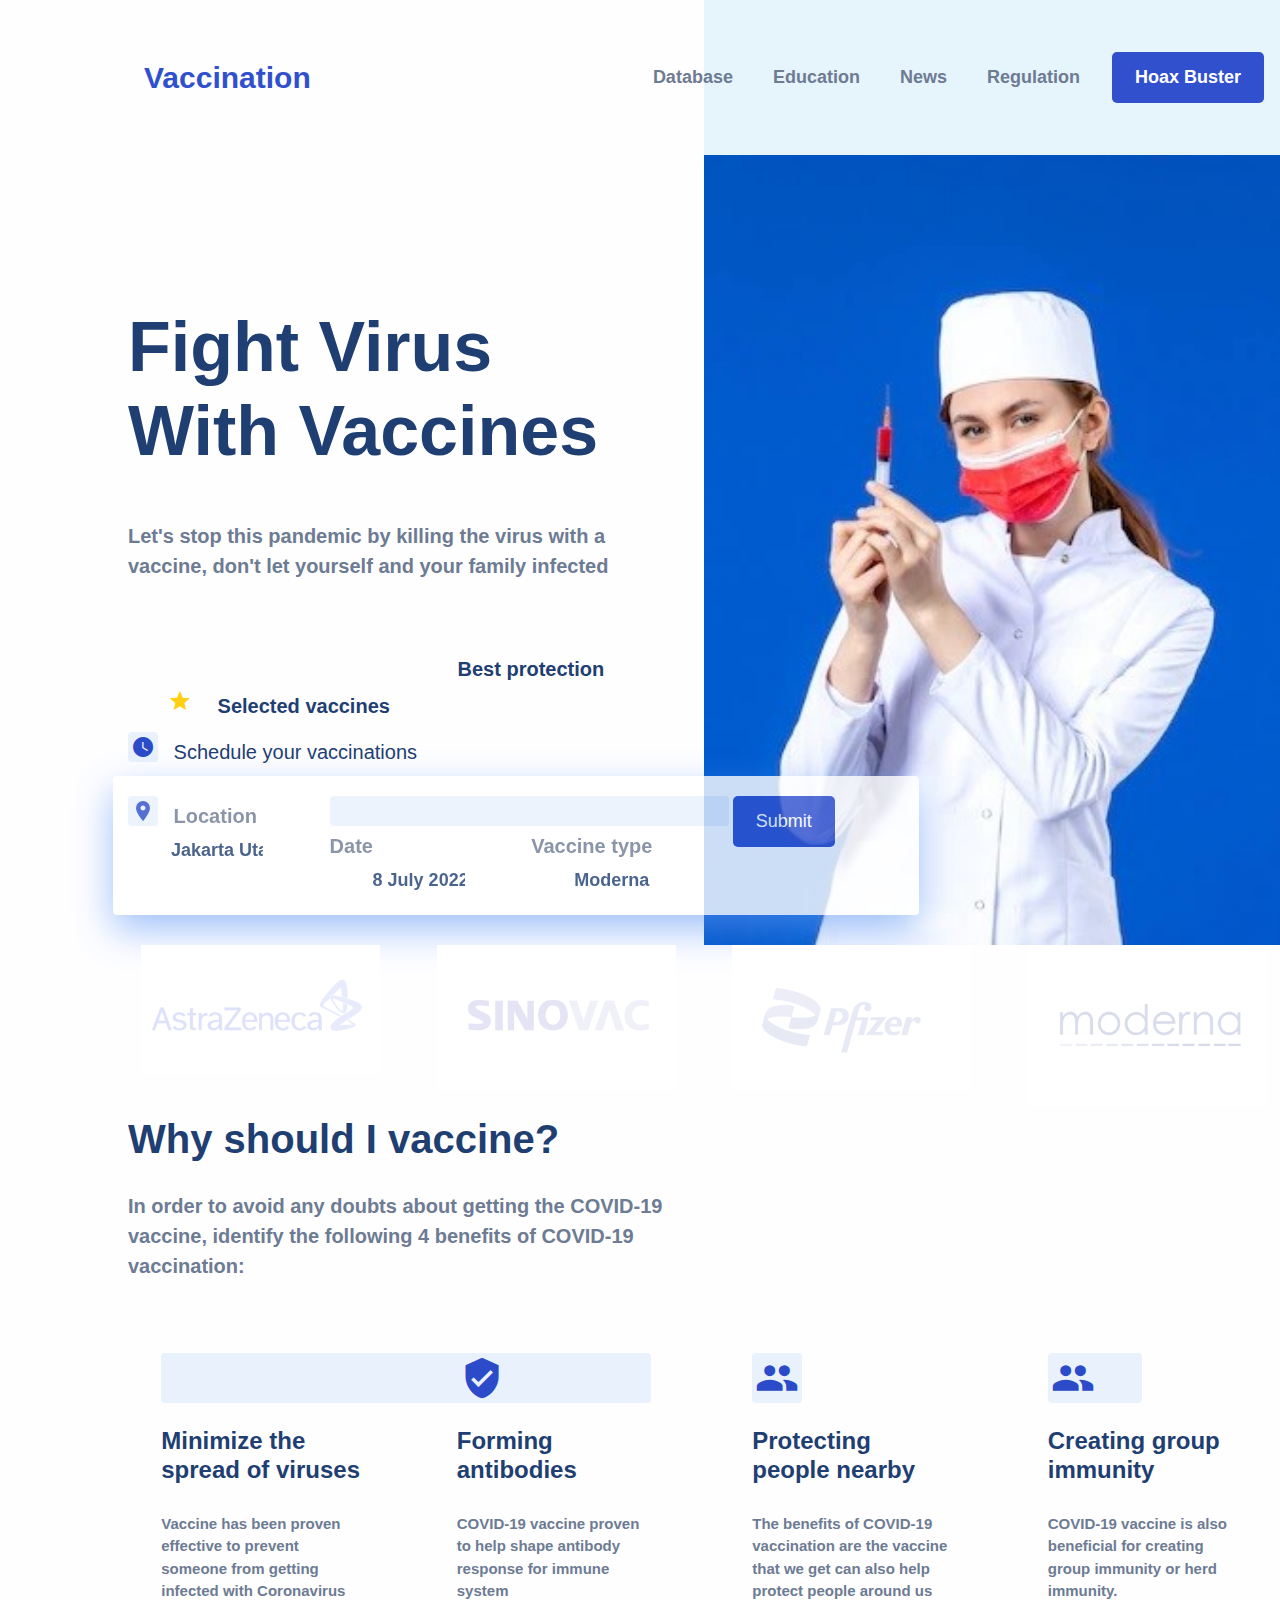
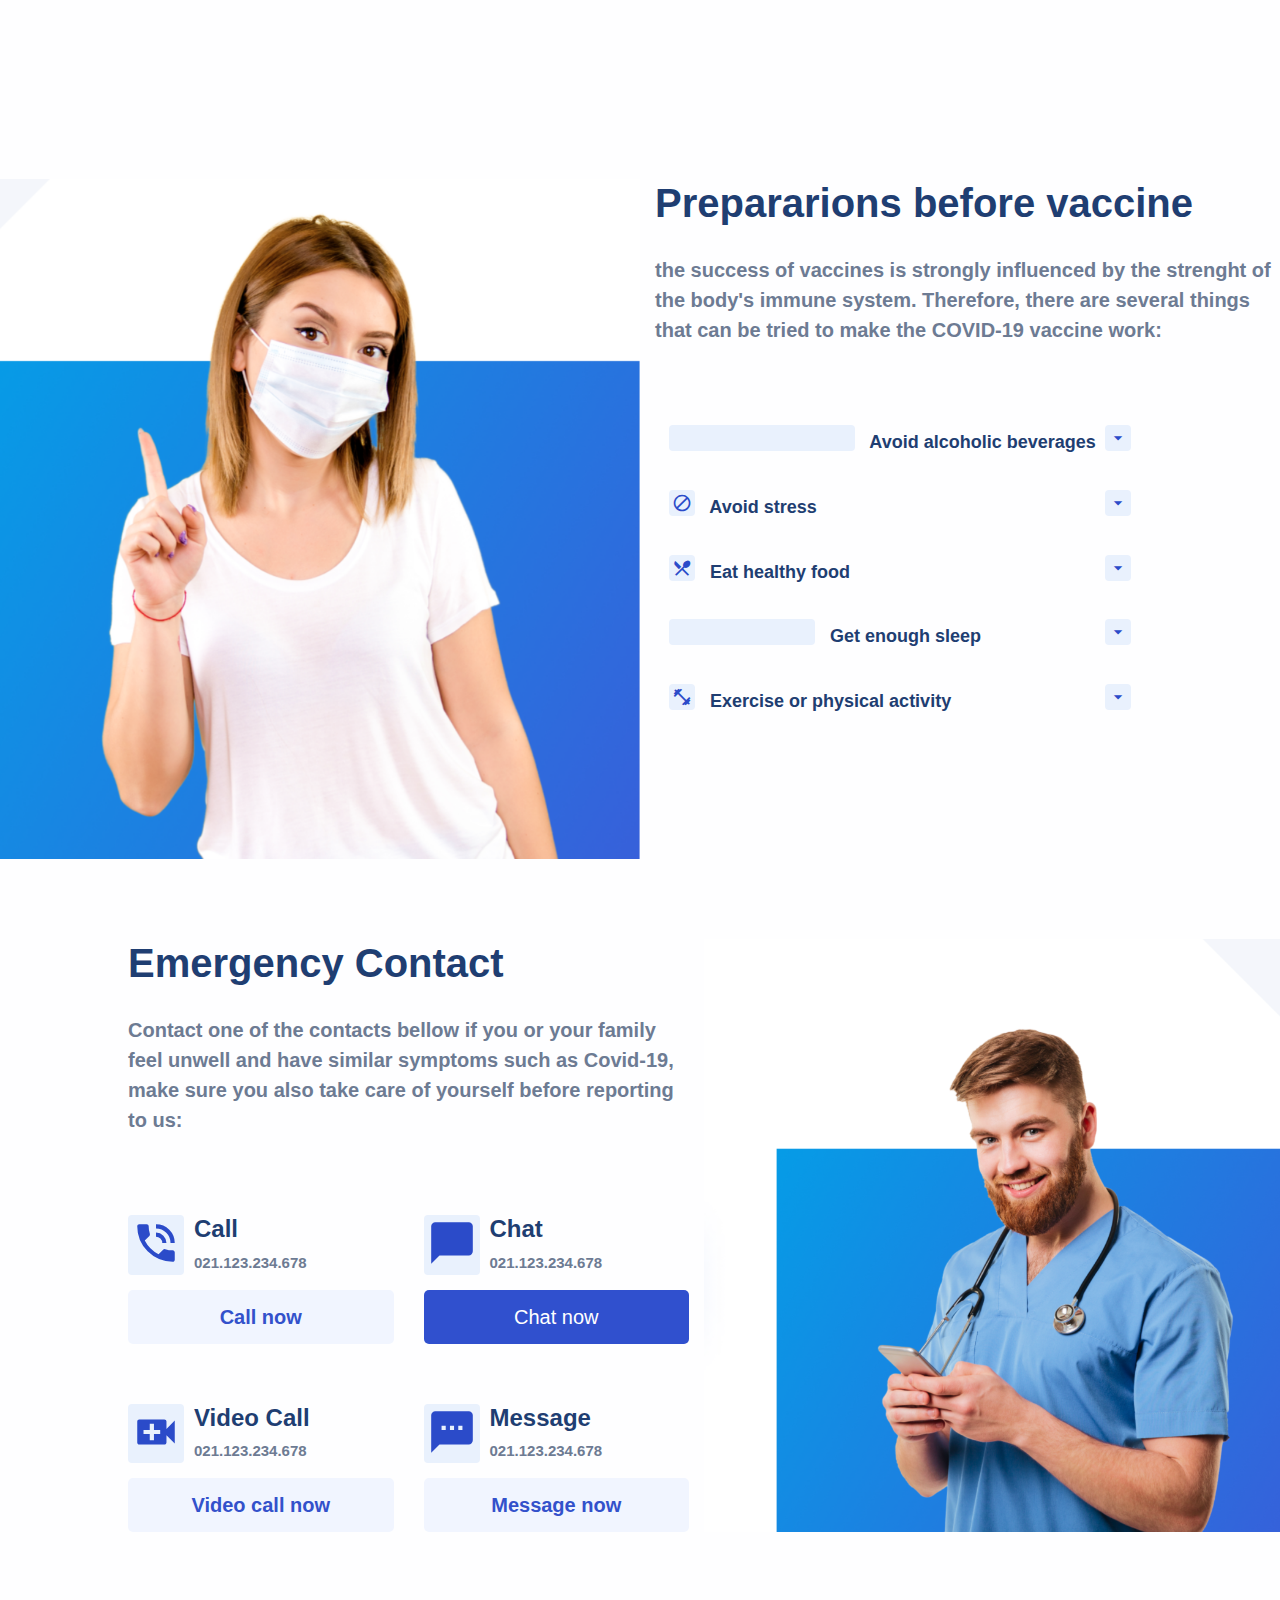
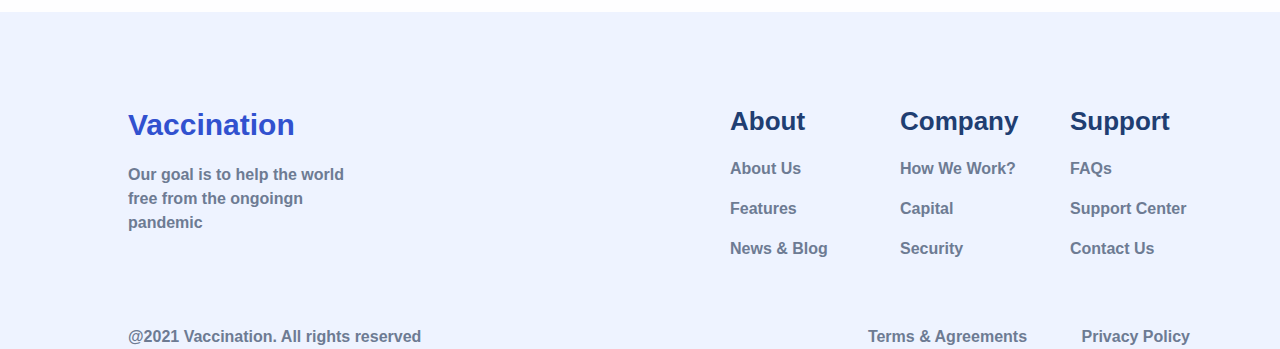
<file: 03 - CSS/vacunacion/index.html>
<!DOCTYPE html>
<html lang="en">
<head>
    <meta charset="UTF-8">
    <meta http-equiv="X-UA-Compatible" content="IE=edge">
    <meta name="viewport" content="width=device-width, initial-scale=1.0">
    <!-- Latest compiled and minified CSS -->
    <link rel="stylesheet" href="https://cdn.jsdelivr.net/npm/bootstrap@4.0.0/dist/css/bootstrap.min.css" integrity="sha384-Gn5384xqQ1aoWXA+058RXPxPg6fy4IWvTNh0E263XmFcJlSAwiGgFAW/dAiS6JXm" crossorigin="anonymous">    <link rel="stylesheet" href="style.css">
    <link href="https://fonts.googleapis.com/icon?family=Material+Icons"
      rel="stylesheet">
    <link rel="stylesheet" href="style.css">
    <title>Vacunación</title>
</head>
<body>
    <div class="padding10">
        <nav class="navbar navbar-expand-lg navbar-light bg-light">
            <div class="water-mark"></div>
        <a class="navbar-brand" href="#">Vaccination</a>
        <button class="navbar-toggler" type="button" data-toggle="collapse" data-target="#navbarSupportedContent" aria-controls="navbarSupportedContent" aria-expanded="false" aria-label="Toggle navigation">
          <span class="navbar-toggler-icon"></span>
        </button>
      
        <div class="collapse navbar-collapse" id="navbarSupportedContent">
          <ul class="navbar-nav  ml-auto">
            <li class="nav-item active">
              <a class="nav-link" href="#">Database </a>
            </li>
            <li class="nav-item">
              <a class="nav-link" href="#">Education</a>
            </li>
            <li class="nav-item">
              <a class="nav-link" href="#">News</a>
            </li>
            <li class="nav-item">
                <a class="nav-link" href="#">Regulation</a>
            </li>
            <li class="nav-item">
                <a class="nav-link button" href="#">Hoax Buster</a>
            </li>
          </ul>
        </div>
      </nav>
        <div class="banner">
            <div class="row">
                <div class="col-md-6">
                    <h3>Fight Virus With Vaccines</h3>
                    <p class="description">Let's stop this pandemic by killing the virus with a vaccine, don't let yourself and your family infected</p>
                    <ul>
                        <li>
                            <span class="material-icons">privacy_tip</span>
                            Best protection
                        </li>
                        <li>
                            <span class="material-icons">star</span>
                            Selected vaccines
                        </li>
                    </ul>
                </div>
                <div class="col-md-6 bannerBg"></div>
                
            </div>
            <div class="schedule-form row">
                <div class="col-md-6">
                    <h6>
                        <span class="material-icons form-icon">watch_later</span>
                        Schedule your vaccinations
                    </h6>
                </div>
                <div class="col-md-6"></div>
                <div class="form">
                    <div class="row">
                        <div class="col-md-3">
                            <h7>
                                <span class="material-icons form-icon">location_on</span>
                                Location
                            </h7>
                            <input value="Jakarta Utara">
                        </div>
                        <div class="col-md-3">
                            <h7>
                                <span class="material-icons form-icon">calendar_month</span>
                                Date
                            </h7>
                            <input value="8 July 2022">
                        </div>
                        <div class="col-md-3">
                            <h7>
                                <span class="material-icons form-icon">vaccines</span>
                                Vaccine type
                            </h7>
                            <input value="Moderna">
                        </div>
                        <div class="col-md-3">
                            <button class="button">Submit</button>
                        </div>
                    </div>
                    
                </div>
            </div>
        </div>
        <div class="row vacunas">
            <div class="col-md-3">
                <img src="img/astra.png">
            </div>
            <div class="col-md-3">
                <img src="img/sinovac.PNG">
            </div>
            <div class="col-md-3">
                <img src="img/pfizer.PNG">
            </div>
            <div class="col-md-3">
                <img src="img/moderna.PNG">
            </div>
        </div>
        <div class="benefits">
            <div class="row">
                <div class="col-md-6">
                    <h3>Why should I vaccine?</h3>
                    <p>In order to avoid any doubts about getting the COVID-19 vaccine, identify the following 4 benefits of COVID-19 vaccination: </p>
                </div>
            </div>
            <div class="row">
                <div class="col-md-3">
                    <div class="benefit">
                        <span class="material-icons icon">coronavirus</span>
                        <h4>Minimize the spread of viruses</h4>
                        <p>Vaccine has been proven effective to prevent someone from getting infected with Coronavirus</p>
                    </div>
                </div>
                <div class="col-md-3">
                    <div class="benefit">
                        <span class="material-icons icon">verified_user</span>
                        <h4>Forming antibodies</h4>
                        <p>COVID-19 vaccine proven to help shape antibody response for immune system</p>
                    </div>
                </div>
                <div class="col-md-3">
                    <div class="benefit">
                        <span class="material-icons icon">people</span>
                        <h4>Protecting people nearby</h4>
                        <p>The benefits of COVID-19 vaccination are the vaccine that we get can also help protect people around us</p>
                    </div>
                </div>
                <div class="col-md-3">
                    <div class="benefit">
                        <span class="material-icons icon">groups</span>
                        <h4>Creating group immunity</h4>
                        <p>COVID-19 vaccine is also beneficial for creating group immunity or herd immunity.</p>
                    </div>
                </div>
            </div>
        </div>
    </div>
    
    <div class="preparations">
        <div class="row">
            <div class="col-md-6 bg"></div>
            <div class="col-md-6">
                <h3>Prepararions before vaccine</h3>
                <p>the success of vaccines is strongly influenced by the strenght of the body's immune system. Therefore, there are several things that can be tried to make the COVID-19 vaccine work:</p>
                <div class="preparation-list">
                    <div class="preparation">
                        <h4>
                            <span class="material-icons icon">
                            no_drinks
                            </span>
                            Avoid alcoholic beverages
                            <span class="material-icons icon collapse" data-collapse="1">
                                arrow_drop_down
                            </span>
                        </h4>
                        <p class="collapsed" id="collapsed1">Lorem ipsum dolor, sit amet consectetur adipisicing elit. Rerum eveniet necessitatibus repellendus modi distinctio, veniam omnis! Quaerat assumenda dicta sint tempore debitis vel, dolore nisi tempora optio atque quis nemo!</p>
                    </div>
                    <div class="preparation">
                        <h4>
                            <span class="material-icons icon">
                                block
                            </span>
                            Avoid stress
                            <span class="material-icons icon collapse" data-collapse="2">
                                arrow_drop_down
                            </span>
                        </h4>
                        <p class="collapsed" id="collapsed2">Lorem ipsum dolor, sit amet consectetur adipisicing elit. Rerum eveniet necessitatibus repellendus modi distinctio, veniam omnis! Quaerat assumenda dicta sint tempore debitis vel, dolore nisi tempora optio atque quis nemo!</p>
                    </div>
                    <div class="preparation">
                        <h4>
                            <span class="material-icons icon">
                                restaurant_menu
                            </span>
                            Eat healthy food
                            <span class="material-icons icon collapse" data-collapse="3">
                                arrow_drop_down
                            </span>
                        </h4>
                        <p class="collapsed" id="collapsed3">Lorem ipsum dolor, sit amet consectetur adipisicing elit. Rerum eveniet necessitatibus repellendus modi distinctio, veniam omnis! Quaerat assumenda dicta sint tempore debitis vel, dolore nisi tempora optio atque quis nemo!</p>
                    </div>
                    <div class="preparation">
                        <h4>
                            <span class="material-icons icon">
                                bedtime
                            </span>
                            Get enough sleep
                            <span class="material-icons icon collapse" data-collapse="4">
                                arrow_drop_down
                            </span>
                        </h4>
                        <p class="collapsed" id="collapsed4">Lorem ipsum dolor, sit amet consectetur adipisicing elit. Rerum eveniet necessitatibus repellendus modi distinctio, veniam omnis! Quaerat assumenda dicta sint tempore debitis vel, dolore nisi tempora optio atque quis nemo!</p>
                    </div>
                    <div class="preparation">
                        <h4>
                            <span class="material-icons icon">
                                fitness_center
                            </span>
                            Exercise or physical activity
                            <span class="material-icons icon collapse" data-collapse="5">
                                arrow_drop_down
                            </span>
                        </h4>
                        <p class="collapsed" id="collapsed5">Lorem ipsum dolor, sit amet consectetur adipisicing elit. Rerum eveniet necessitatibus repellendus modi distinctio, veniam omnis! Quaerat assumenda dicta sint tempore debitis vel, dolore nisi tempora optio atque quis nemo!</p>
                    </div>
                </div>
            </div>
            
        </div>    
    </div>
    <div class="contact padding10">
        <div class="row">
            <div class="col-md-6">
                <h3>Emergency Contact</h3>
                <p>Contact one of the contacts bellow if you or your family feel unwell and have similar symptoms such as Covid-19, make sure you also take care of yourself before reporting to us:</p>

                <div class="contacts">
                    <div class="row">
                        <div class="col-md-6">
                            <div class="contact-header">
                                <span class="material-icons icon">
                                    phone_in_talk
                                    </span>
                                    <div>
                                        <h4>Call</h4>
                                        <p>021.123.234.678</p>
                                    </div>
                            </div>
                            <button class="button-light">Call now</button>
                        </div>
                        <div class="col-md-6">
                            <div class="contact-header">
                                <span class="material-icons icon">
                                    chat_bubble
                                    </span>
                                    <div>
                                        <h4>Chat</h4>
                                        <p>021.123.234.678</p>
                                    </div>
                            </div>
                            <button class="button">Chat now</button>
                        </div>
                    </div>
                    <div class="row">
                        <div class="col-md-6">
                            <div class="contact-header">
                                <span class="material-icons icon">
                                    video_call
                                    </span>
                                    <div>
                                        <h4>Video Call</h4>
                                        <p>021.123.234.678</p>
                                    </div>
                            </div>
                            <button class="button-light">Video call now</button>
                        </div>
                        <div class="col-md-6">
                            <div class="contact-header">
                                <span class="material-icons icon">
                                    sms
                                    </span>
                                    <div>
                                        <h4>Message</h4>
                                        <p>021.123.234.678</p>
                                    </div>
                            </div>
                            <button class="button-light">Message now</button>
                        </div>
                    </div>
                </div>
            </div>
            <div class="col-md-6 contacts-bg"></div>
        </div>

    </div>
    <footer class="padding10">
            <div class="d-flex justify-content-between pb-5">
                <div>
                    <p class="footer-header">Vaccination</p>
                    <p class="w-50">Our goal is to help the world free from the ongoingn pandemic</p>
                </div>
                <div class="d-flex justify-content-between">
                    <div class="footer-col">
                        <p class="footer-title">About</p>
                        <p>About Us</p>
                        <p>Features</p>
                        <p>News & Blog</p>
                    </div>
                    <div class="footer-col">
                        <p class="footer-title">Company</p>
                        <p>How We Work?</p>
                        <p>Capital</p>
                        <p>Security</p>
                    </div>
                    <div class="footer-col">
                        <p class="footer-title">Support</p>
                        <p>FAQs</p>
                        <p>Support Center</p>
                        <p>Contact Us</p>
                    </div>
                </div>
            </div>
            <div class="d-flex justify-content-between">
                <div>
                    @2021 Vaccination. All rights reserved 
                </div>
                <div>
                    <div class="d-inline me-4 pr50">
                        Terms & Agreements 
                    </div>
                    <div class="d-inline pr50">
                        Privacy Policy
                    </div>
                </div>
            </div>  
        </footer>
    <script src="https://code.jquery.com/jquery-3.2.1.slim.min.js" integrity="sha384-KJ3o2DKtIkvYIK3UENzmM7KCkRr/rE9/Qpg6aAZGJwFDMVNA/GpGFF93hXpG5KkN" crossorigin="anonymous"></script>
<script src="https://cdn.jsdelivr.net/npm/popper.js@1.12.9/dist/umd/popper.min.js" integrity="sha384-ApNbgh9B+Y1QKtv3Rn7W3mgPxhU9K/ScQsAP7hUibX39j7fakFPskvXusvfa0b4Q" crossorigin="anonymous"></script>
<script src="https://cdn.jsdelivr.net/npm/bootstrap@4.0.0/dist/js/bootstrap.min.js" integrity="sha384-JZR6Spejh4U02d8jOt6vLEHfe/JQGiRRSQQxSfFWpi1MquVdAyjUar5+76PVCmYl" crossorigin="anonymous"></script>
<script>
    $(".collapse").click(function(){
        let id = $(this).data('collapse')
        let current = $("#collapsed" + id).css("display")
        if(current == "none"){
            $("#collapsed" + id).css("display", "block")
            $(this).css({transform: 'rotate(180deg)'});
        } else{
            $("#collapsed" + id).css("display", "none")
            $(this).css({transform: 'none'});
        }
    })
</script>
</body>
</html>
</file>
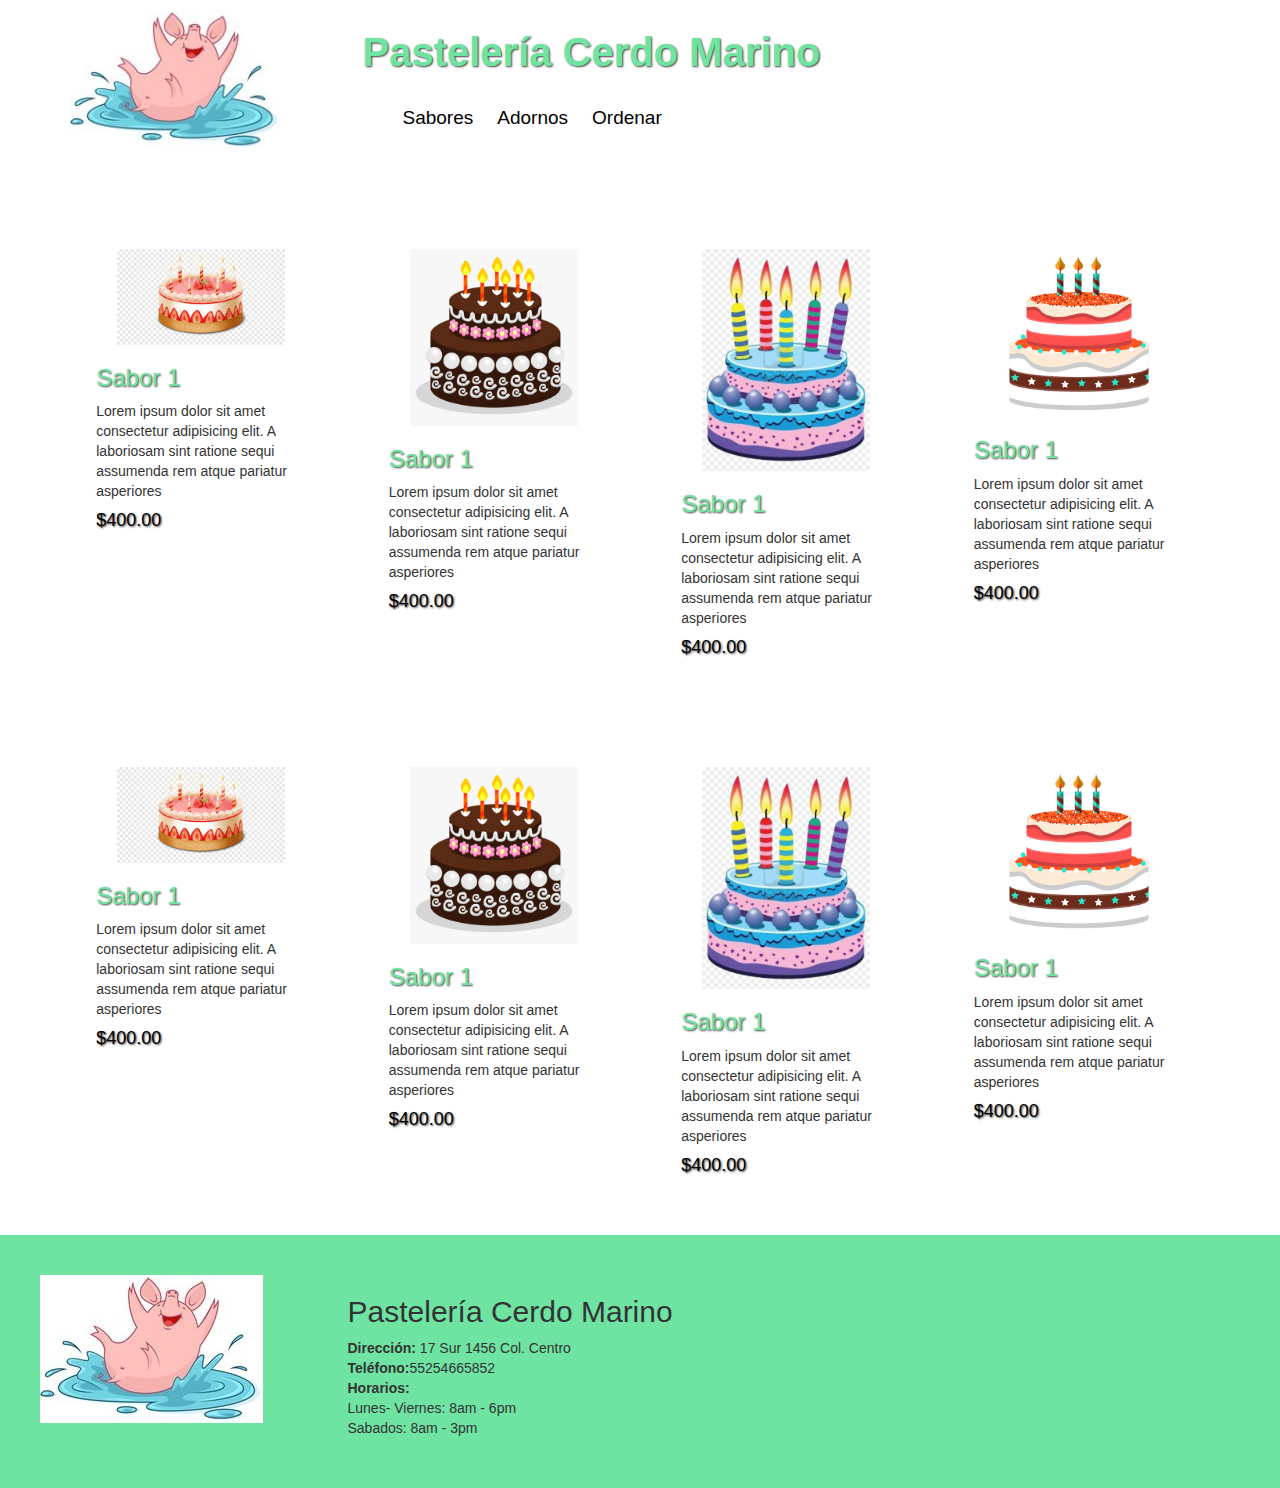
<file: 02 - HTML/practicas/pasteleria/index.html>
<!DOCTYPE html>
<html lang="en">
<head>
    <meta charset="UTF-8">
    <meta http-equiv="X-UA-Compatible" content="IE=edge">
    <meta name="viewport" content="width=device-width, initial-scale=1.0">
    <!-- Latest compiled and minified CSS -->
    <link rel="stylesheet" href="https://cdn.jsdelivr.net/npm/bootstrap@3.3.7/dist/css/bootstrap.min.css" integrity="sha384-BVYiiSIFeK1dGmJRAkycuHAHRg32OmUcww7on3RYdg4Va+PmSTsz/K68vbdEjh4u" crossorigin="anonymous">
    <link rel="stylesheet" href="style.css">
    <title>Pasteleria Cerdo Marino</title>
</head>
    <div class="container">
        <div class="row header">
            <div class="col-md-3">
                <img src="resources/water_pig.jpg">
            </div>
            <div class="col-md-9">
                <h2>Pastelería Cerdo Marino</h2>
                <ul class="menu">
                    <li>
                        <a href="index.html">Sabores</a>
                    </li>
                    <li>
                        <a href="adornos.html">Adornos</a>
                    </li>
                    <li>
                        <a href="ordenar.html">Ordenar</a>
                    </li>
                </ul>
            </div>
            
        </div>
        <div class="row pasteles">
            <div class="col-md-3">
                <div class="pastel">
                    <img src="resources/pastel1.png">
                    <h3>Sabor 1</h3>
                    <p>Lorem ipsum dolor sit amet consectetur adipisicing elit. A laboriosam sint ratione sequi assumenda rem atque pariatur asperiores </p>
                    <h6>$400.00</h6>
                </div>
                
            </div>
            <div class="col-md-3">
                <div class="pastel">
                    <img src="resources/pastel2.png">
                    <h3>Sabor 1</h3>
                    <p>Lorem ipsum dolor sit amet consectetur adipisicing elit. A laboriosam sint ratione sequi assumenda rem atque pariatur asperiores </p>
                    <h6>$400.00</h6>
                </div>
                
            </div>
            <div class="col-md-3">
                <div class="pastel">
                    <img src="resources/pastel3.png">
                    <h3>Sabor 1</h3>
                    <p>Lorem ipsum dolor sit amet consectetur adipisicing elit. A laboriosam sint ratione sequi assumenda rem atque pariatur asperiores </p>
                    <h6>$400.00</h6>
                </div>
                
            </div>
            <div class="col-md-3">
                <div class="pastel">
                    <img src="resources/pastel4.png">
                    <h3>Sabor 1</h3>
                    <p>Lorem ipsum dolor sit amet consectetur adipisicing elit. A laboriosam sint ratione sequi assumenda rem atque pariatur asperiores </p>
                    <h6>$400.00</h6>
                </div>
                
            </div>
            
        </div>
        <div class="row pasteles">
            <div class="col-md-3">
                <div class="pastel">
                    <img src="resources/pastel1.png">
                    <h3>Sabor 1</h3>
                    <p>Lorem ipsum dolor sit amet consectetur adipisicing elit. A laboriosam sint ratione sequi assumenda rem atque pariatur asperiores </p>
                    <h6>$400.00</h6>
                </div>
                
            </div>
            <div class="col-md-3">
                <div class="pastel">
                    <img src="resources/pastel2.png">
                    <h3>Sabor 1</h3>
                    <p>Lorem ipsum dolor sit amet consectetur adipisicing elit. A laboriosam sint ratione sequi assumenda rem atque pariatur asperiores </p>
                    <h6>$400.00</h6>
                </div>
                
            </div>
            <div class="col-md-3">
                <div class="pastel">
                    <img src="resources/pastel3.png">
                    <h3>Sabor 1</h3>
                    <p>Lorem ipsum dolor sit amet consectetur adipisicing elit. A laboriosam sint ratione sequi assumenda rem atque pariatur asperiores </p>
                    <h6>$400.00</h6>
                </div>
                
            </div>
            <div class="col-md-3">
                <div class="pastel">
                    <img src="resources/pastel4.png">
                    <h3>Sabor 1</h3>
                    <p>Lorem ipsum dolor sit amet consectetur adipisicing elit. A laboriosam sint ratione sequi assumenda rem atque pariatur asperiores </p>
                    <h6>$400.00</h6>
                </div>
                
            </div>
            
        </div>
    </div>
    <footer>
        <div class="row">
            <div class="col-md-3">
                <img src="resources/water_pig.jpg">
            </div>
            <div class="col-md-6">
                <h2>Pastelería Cerdo Marino</h2>
                <p><b>Dirección:</b> 17 Sur 1456 Col. Centro <br/>
                    <b>Teléfono:</b>55254665852<br/>
                    <b>Horarios:</b> <br/>
                    Lunes- Viernes: 8am - 6pm<br/>
                    Sabados: 8am - 3pm
                </p>
            </div>
            
        </div>
    </footer>
</body>
</html>
</file>
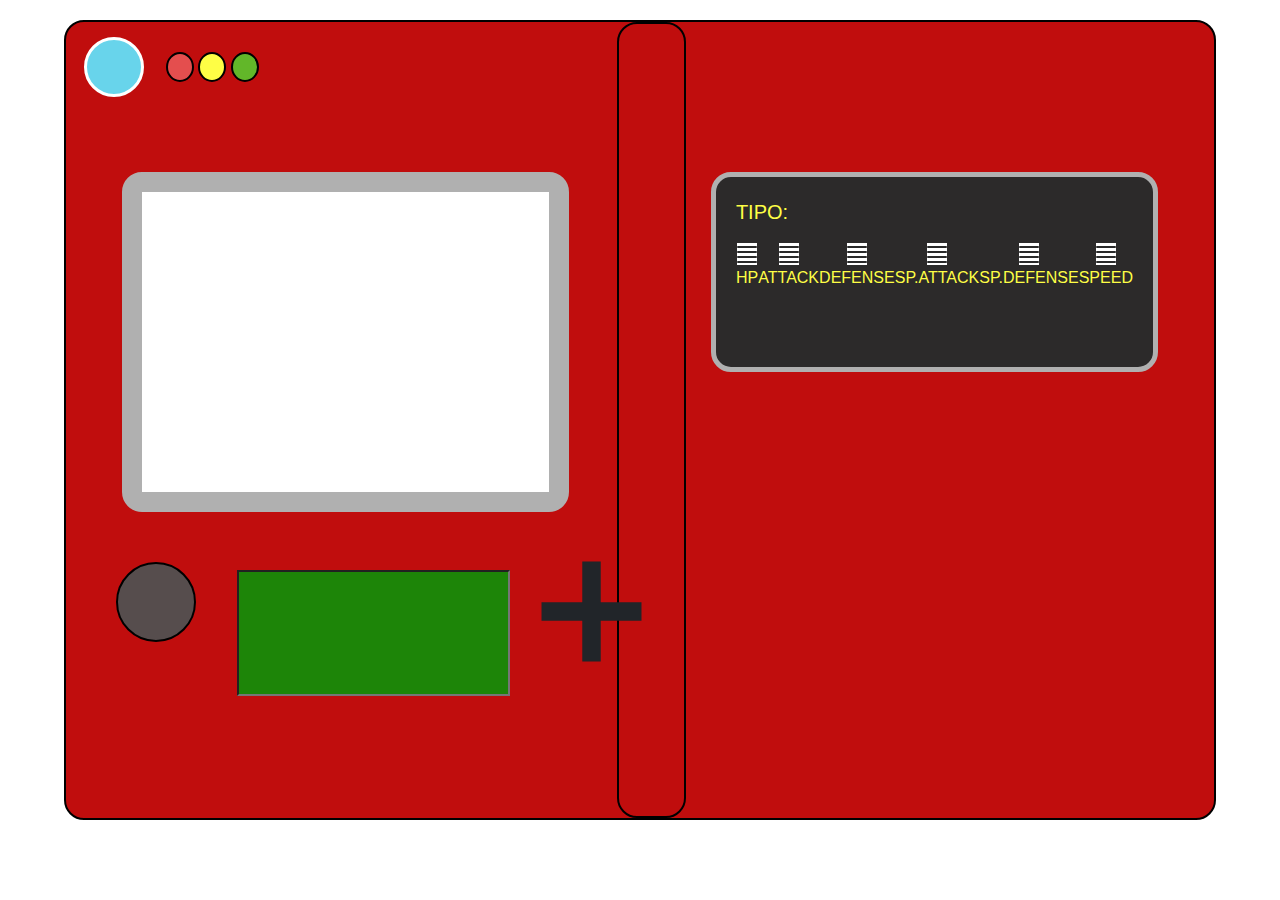
<file: 04 - JS/practica/pokedex/index.html>
<!DOCTYPE html>
<html lang="en">
<head>
    <meta charset="UTF-8">
    <meta http-equiv="X-UA-Compatible" content="IE=edge">
    <meta name="viewport" content="width=device-width, initial-scale=1.0">
    <link rel="stylesheet" href="https://cdn.jsdelivr.net/npm/bootstrap@4.0.0/dist/css/bootstrap.min.css" integrity="sha384-Gn5384xqQ1aoWXA+058RXPxPg6fy4IWvTNh0E263XmFcJlSAwiGgFAW/dAiS6JXm" crossorigin="anonymous">    <link rel="stylesheet" href="style.css">
    <link href="https://fonts.googleapis.com/icon?family=Material+Icons"
      rel="stylesheet">
    <link rel="stylesheet" href="style.css">
    <title>Pokedex</title>
</head>
<body>
    <div class="pokedex">
        <div class="pokedex-divider"></div>
        <div class="button-big"></div>
        <div class="button-group">
            <div class="btn"></div>
            <div class="btn"></div>
            <div class="btn"></div>
        </div>
        <div class="row">
            <div class="col-md-6">
                <div class="pantalla">
                    <img id="pokeImg">
                    <h4 id="pokeNameH4"></h4>
                </div>
                <div class="bottom-buttons">
                    <button onclick="fetchPokemon()"></button>
                    <input id="pokeName">
                    <span class="material-icons">
                        add
                        </span>
                </div>
            </div>
            <div class="col-md-6">
                <div class="pantalla-caracteristicas">
                    <p id="pokeType">TIPO:</p>
                    <div class="stats">
                        <div>
                            <div class="stat-bars">
                                <div id="stats1" class="stats-rate"></div>
                                <div class="stats-bg"></div>
                               <span class="stat-bar"></span>
                               <span class="stat-bar"></span>
                               <span class="stat-bar"></span>
                               <span class="stat-bar"></span>
                               <span class="stat-bar"></span> 
                            </div>
                            <h6>HP</h6>
                        </div>
                        <div>
                            <div class="stat-bars">
                                <div id="stats2" class="stats-rate"></div>
                                <div class="stats-bg"></div>
                                <span class="stat-bar"></span>
                                <span class="stat-bar"></span>
                                <span class="stat-bar"></span>
                                <span class="stat-bar"></span>
                                <span class="stat-bar"></span> 
                             </div>
                            <h6>ATTACK</h6>
                        </div>
                        <div>
                            <div class="stat-bars">
                                <div id="stats3" class="stats-rate"></div>
                                <div class="stats-bg"></div>
                                <span class="stat-bar"></span>
                                <span class="stat-bar"></span>
                                <span class="stat-bar"></span>
                                <span class="stat-bar"></span>
                                <span class="stat-bar"></span> 
                             </div>
                            <h6>DEFENSE</h6>
                        </div>
                        <div>
                            <div class="stat-bars">
                                <div id="stats4" class="stats-rate"></div>
                                <div class="stats-bg"></div>
                                <span class="stat-bar"></span>
                                <span class="stat-bar"></span>
                                <span class="stat-bar"></span>
                                <span class="stat-bar"></span>
                                <span class="stat-bar"></span> 
                             </div>
                            <h6>SP.ATTACK</h6>
                        </div>
                        <div>
                            <div  class="stat-bars">
                                <div id="stats5" class="stats-rate"></div>
                                <div class="stats-bg"></div>
                                <span class="stat-bar"></span>
                                <span class="stat-bar"></span>
                                <span class="stat-bar"></span>
                                <span class="stat-bar"></span>
                                <span class="stat-bar"></span> 
                             </div>
                            <h6>SP.DEFENSE</h6>
                        </div>
                        <div>
                            <div class="stat-bars">
                                <div id="stats6" class="stats-rate"></div>
                                <div class="stats-bg"></div>
                                <span class="stat-bar"></span>
                                <span class="stat-bar"></span>
                                <span class="stat-bar"></span>
                                <span class="stat-bar"></span>
                                <span class="stat-bar"></span> 
                             </div>
                            <h6>SPEED</h6>
                        </div>
                    </div>
                </div>
                <div id="pokeMoves"></div>
            </div>
        </div>
    </div>
    
</body>
<script src="functions.js"></script>
</html>
</file>
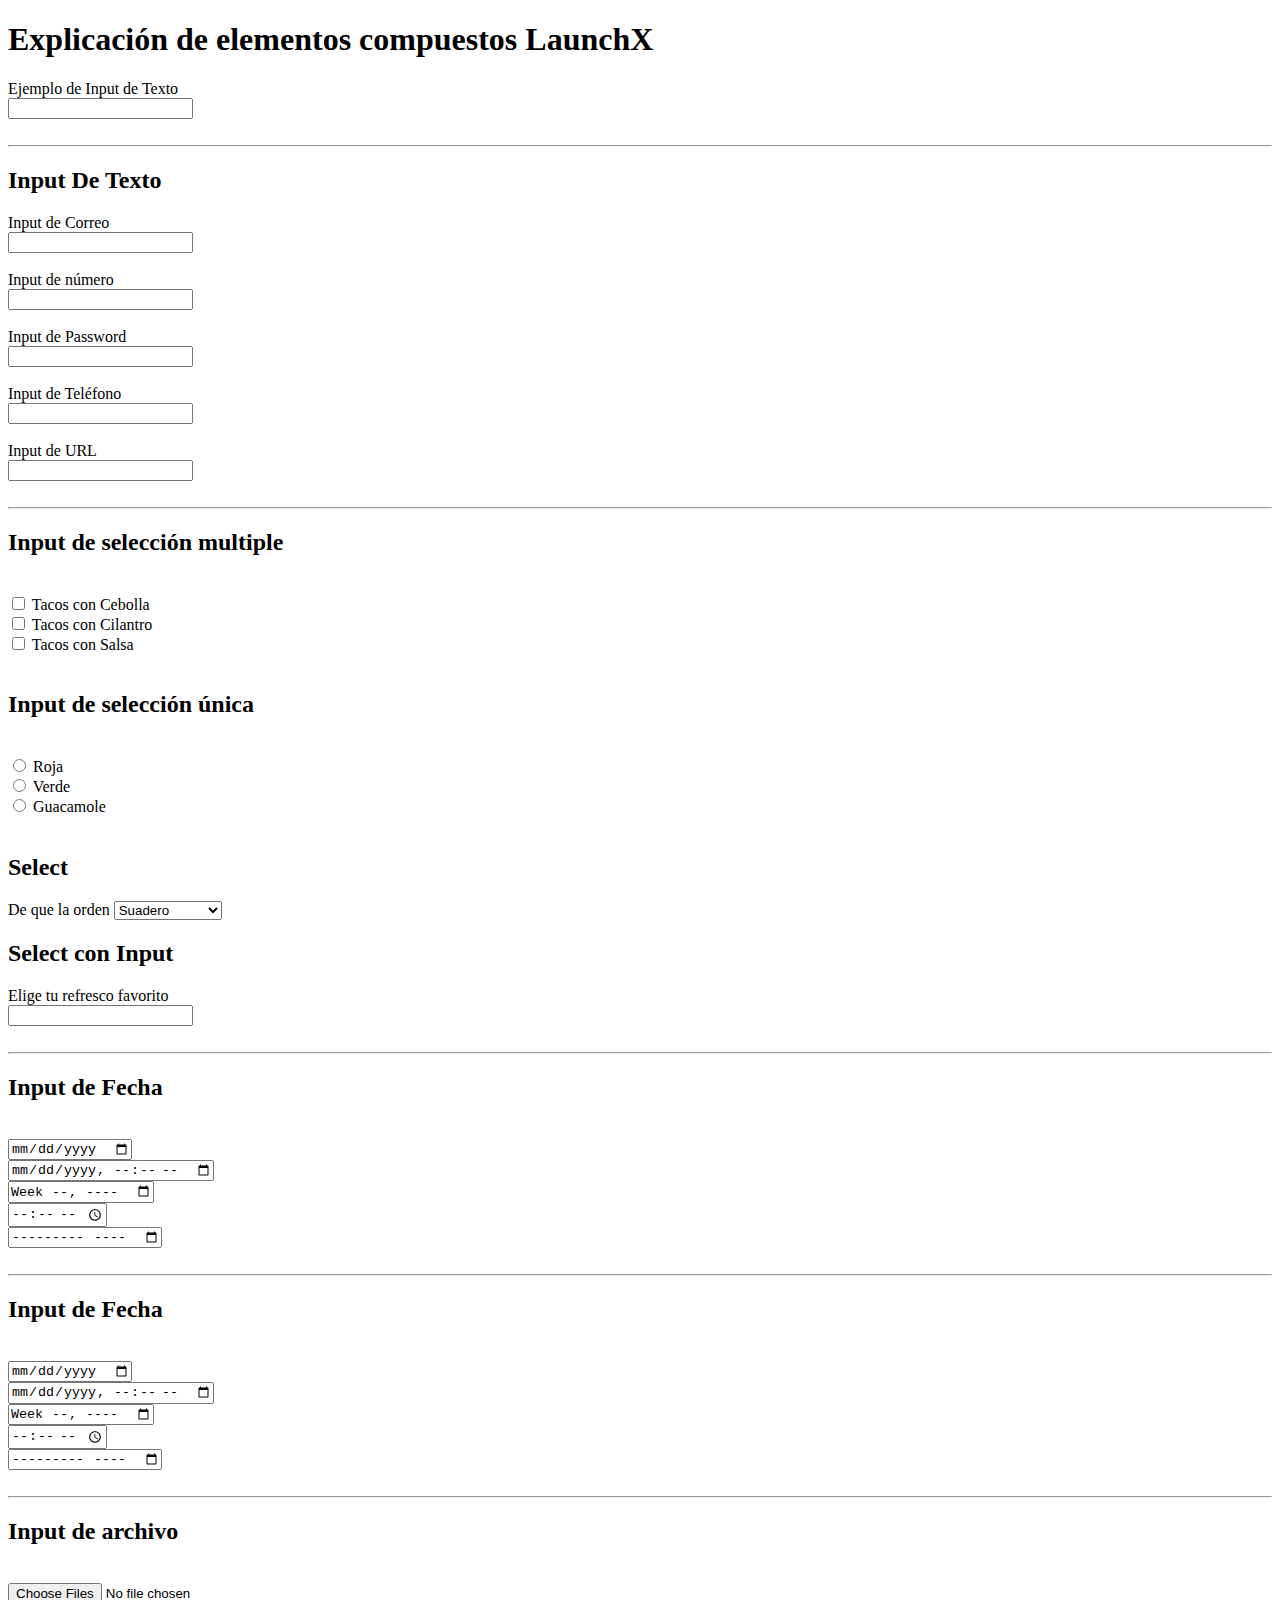
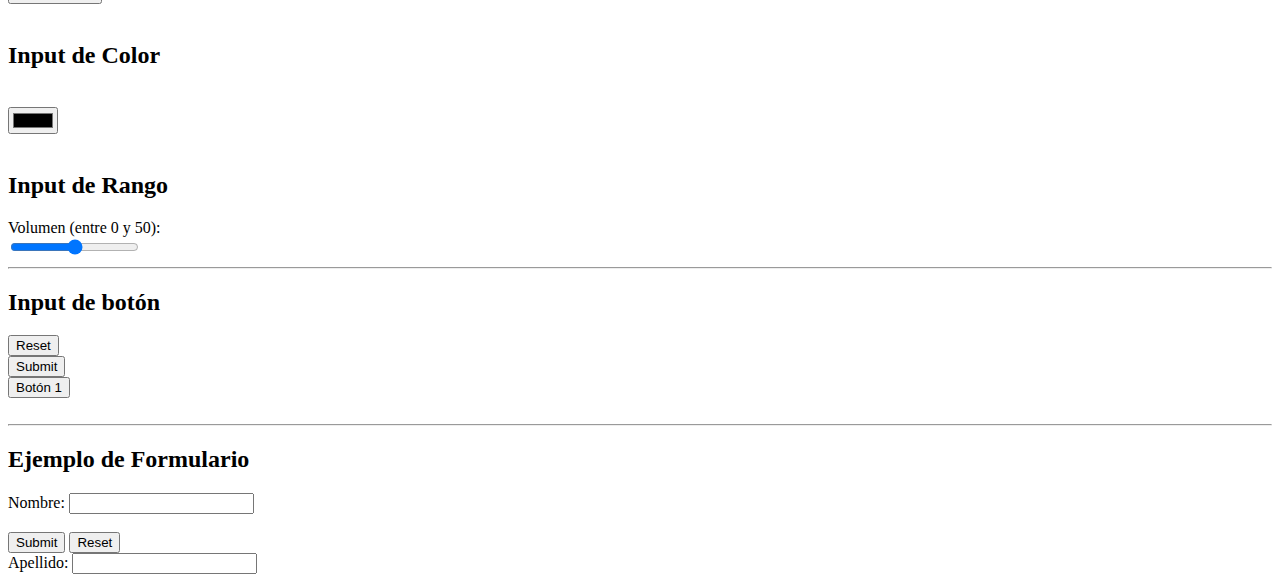
<file: 02 - HTML/programas/2.-elementosCompuestos.html>
<!DOCTYPE html>
<html lang="en">
<head>
    <meta charset="UTF-8">
    <meta http-equiv="X-UA-Compatible" content="IE=edge">
    <meta name="viewport" content="width=device-width, initial-scale=1.0">
    <title>Elementos compuestos</title>
</head>
<body>

    <h1>Explicación de elementos compuestos LaunchX</h1>

    <!-- Labels / Etiquetas -->
    <label for="Input1"> Ejemplo de Input de Texto</label>
    <br>
    <!-- Entradas / Inputs -->
    <input type="text" id="Input1" name="Input1">
    <br><br>

    <hr>
    <!-- Tipos de Inputs -->
    <h2>Input De Texto</h2>
    <label for="correo1">Input de Correo</label><br>
    <input type="email" id="correo1" name="correo1"><br><br>
    
    <label for="numero1">Input de número</label><br>
    <input type="number" id="numero1" name="numero1"><br><br>
    
    <label for="psw1">Input de Password</label><br>
    <input type="password" id="psw1" name="psw1"><br><br>
    
    <label for="tel1">Input de Teléfono</label><br>
    <input type="tel" id="tel1" name="tel1" maxlength="10"><br><br>
    
    <label for="url1">Input de URL</label><br>
    <input type="url" id="url1" name="url1"><br><br>

    <hr>

    <h2>Input de selección multiple</h2><br>
    <input type="checkbox" id="topping1" name="topping1" value="Cebolla">
    <label for="topping1">Tacos con Cebolla</label><br>
    <input type="checkbox" id="topping2" name="topping2" value="Cilantro">
    <label for="topping2">Tacos con Cilantro</label><br>
    <input type="checkbox" id="topping3" name="topping3" value="Salsa">
    <label for="topping3">Tacos con Salsa</label><br><br>
    
    <h2>Input de selección única</h2><br>
    <input type="radio" id="roja" name="salsas" value="Roja">
    <label for="roja">Roja</label><br>
    <input type="radio" id="verde" name="salsas" value="Verde">
    <label for="verde">Verde</label><br>
    <input type="radio" id="guacamole" name="salsas" value="Guacamole">
    <label for="guacamole">Guacamole</label><br><br>

    <h2>Select</h2>
    <label for="tacos">De que la orden</label>
    <select id="tacos" name="tacos">
        <option value="suadero">Suadero</option>
        <option value="pastor">Pastor</option>
        <option value="campechanos">Campechanos</option>
        <option value="tripa">Tripa</option>
    </select>
    
    <h2>Select con Input</h2>
    <label for="refresco">Elige tu refresco favorito</label><br>
    <input list="refresco">
    <datalist id="refresco">
        <option value="Coca-Cola">
        <option value="Manzana">
        <option value="Naranja">
        <option value="Mango">
        <option value="Guayaba">
    </datalist>
    <br><br>

    <hr>
    
    <h2>Input de Fecha</h2><br>
    <input type="date" id="fecha1" name="fecha1"><br>
    <input type="datetime-local" id="fecha2" name="fecha2"><br>
    <input type="week" id="fecha3" name="fecha3"><br>
    <input type="time" id="fecha4" name="fecha4"><br>
    <input type="month" id="fecha5" name="fecha5"><br><br>
    
    <hr>

    <h2>Input de Fecha</h2><br>
    <input type="date" id="fecha1" name="fecha1"><br>
    <input type="datetime-local" id="fecha2" name="fecha2"><br>
    <input type="week" id="fecha3" name="fecha3"><br>
    <input type="time" id="fecha4" name="fecha4"><br>
    <input type="month" id="fecha5" name="fecha5"><br><br>
    
    <hr>
    
    <h2>Input de archivo</h2><br>
    <input type="file" id="archivo1" name="archivo1" multiple><br><br>
    
    <h2>Input de Color</h2><br>
    <input type="color" id="color1" name="color1"><br><br>
    
    <h2>Input de Rango</h2>
    <label for="vol">Volumen (entre 0 y 50):</label><br>
    <input type="range" id="vol" name="vol" min="0" max="50"><br>
    
    <hr>
    
    <h2>Input de botón</h2>
    <input type="reset"><br>
    <input type="submit"><br>
    <input type="button" id="boton1" name="boton1" value="Botón 1" onclick="alert('Bienvenidos explorers');"><br><br>
    
    <hr>
    <!-- Formularios -->
    <h2>Ejemplo de Formulario</h2>
    <form action="/accion.js" id="form1" method="post">
        <label for="nombre">Nombre:</label>
        <input type="text" id="nombre" name="nombre"><br><br>
        <input type="submit" value="Submit">
        <input type="reset">
    </form>
    
    <label for="apellido">Apellido:</label>
    <input type="text" id="apellido" name="apellido" form="form1">
    
</body>
</html>
</file>
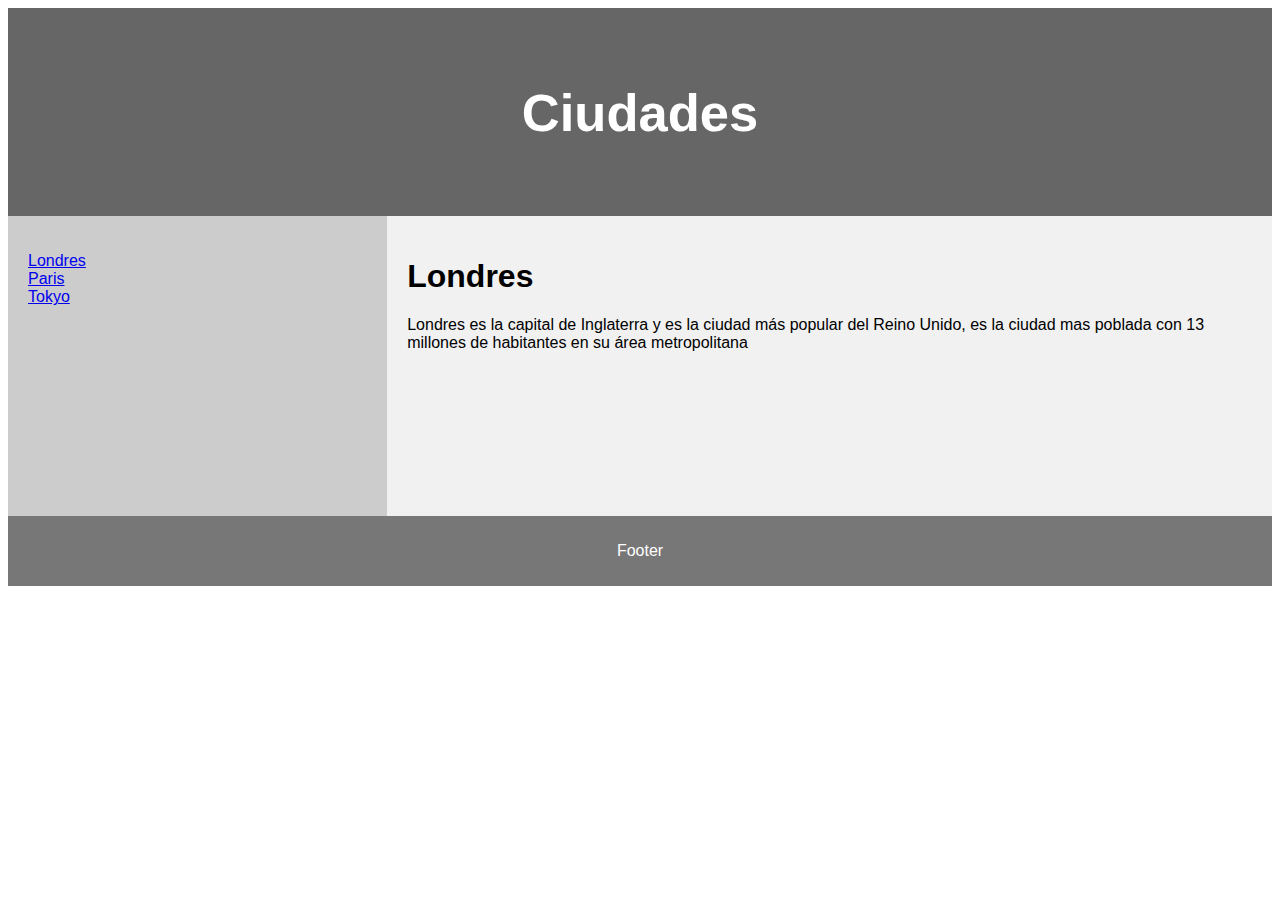
<file: 02 - HTML/programas/3.-layoutYRutas.html>
<!DOCTYPE html>
<html lang="en">
<head>
    <meta charset="UTF-8">
    <meta http-equiv="X-UA-Compatible" content="IE=edge">
    <meta name="viewport" content="width=device-width, initial-scale=1.0">
    <title>Layout y Rutas</title>
    <style>
        * {
            box-sizing: border-box;
        }

        body {
            font-family: Arial, Helvetica, sans-serif;
        }

        /* Estilo de header */
        header {
            background-color: #666;
            padding: 30px;
            text-align: center;
            font-size: 35px;
            color: white;
        }

        /* Crear 2 columnas con la misma posición en la fila */
        nav {
            float: left;
            width: 30%;
            height: 300px;
            /* only for demonstration, should be removed */
            background: #ccc;
            padding: 20px;
        }

        nav ul {
            list-style-type: none;
            padding: 0;
        }

        article {
            float: left;
            padding: 20px;
            width: 70%;
            background-color: #f1f1f1;
            height: 300px;
        }

        /* Clear floats after the columns */
        section::after {
            content: "";
            display: table;
            clear: both;
        }

        /* Estilo de footer */
        footer {
            background-color: #777;
            padding: 10px;
            text-align: center;
            color: white;
        }

        /* Responsive layout */
        @media (max-width: 600px) {

            nav,
            article {
                width: 100%;
                height: auto;
            }
        }
    </style>
</head>

<body>

    <header>
        <h2>Ciudades</h2>
    </header>

    <section>
        <nav>
            <ul>
                <li><a href="#">Londres</a></li>
                <li><a href="#">Paris</a></li>
                <li><a href="#">Tokyo</a></li>
            </ul>
        </nav>

        <article>
            <h1>Londres</h1>
            <p>Londres es la capital de Inglaterra y es la ciudad más popular del Reino Unido, es la ciudad mas poblada con 13 millones de habitantes en su área metropolitana</p>
        </article>
    </section>

    <footer>
        <p>Footer</p>
    </footer>

</body>

</html>
</file>
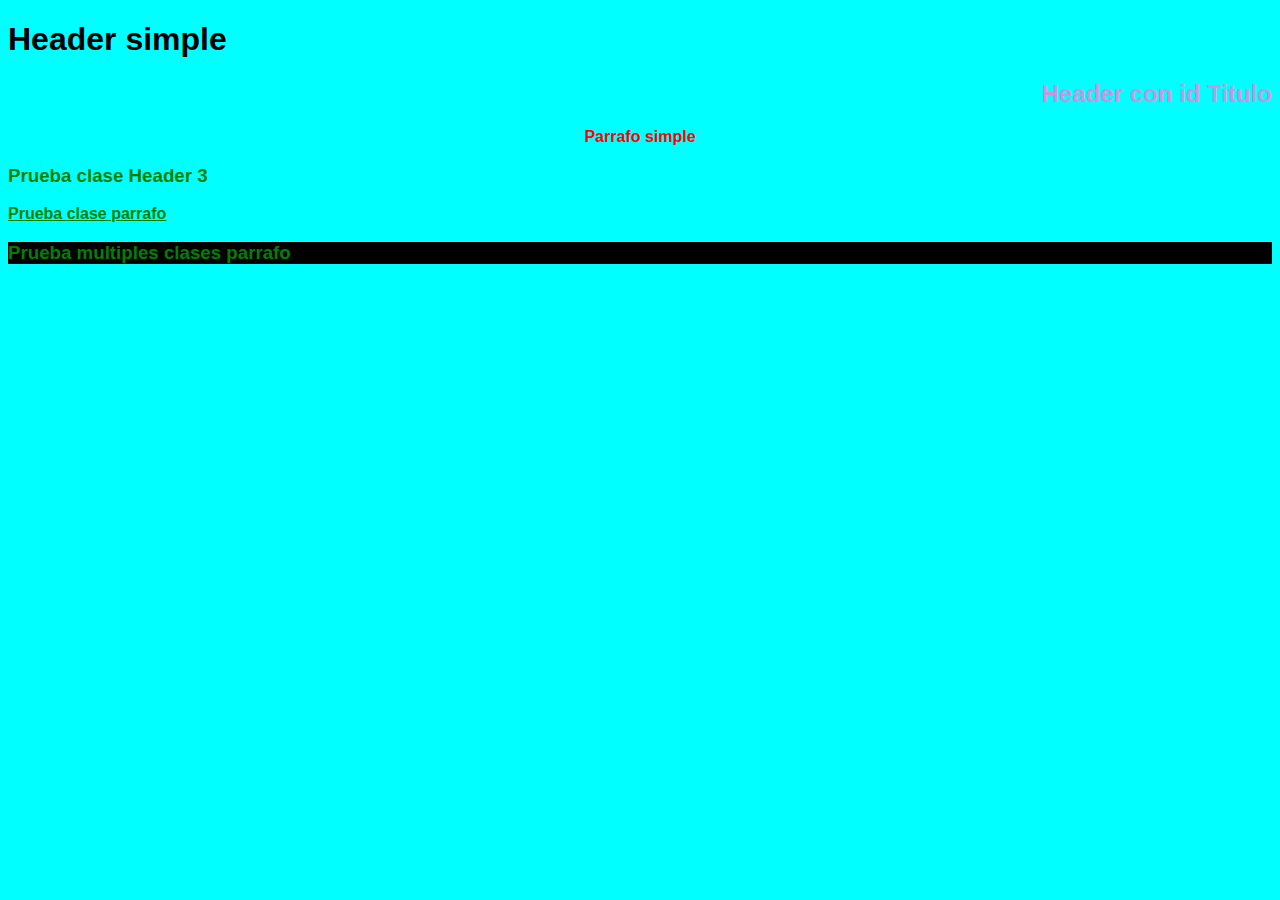
<file: 03 - CSS/programas/1.-selectores.html>
<!DOCTYPE html>
<html lang="en">
<head>
    <meta charset="UTF-8">
    <meta http-equiv="X-UA-Compatible" content="IE=edge">
    <meta name="viewport" content="width=device-width, initial-scale=1.0">
    <title>Selectores</title>
    <style>
        *{
            font-family: Arial, Helvetica, sans-serif;
        }

        body{
            background-color: aqua;
        }

        p{
            color: red;
            text-align: center;
        }

        #titulo{
            color: rgb(200,150,220);
            text-align: right;
        }

        .izquierda{
            color: green;
        }

        p.izquierda{
            text-decoration: underline;
            text-align: left;
        }

        .contraste{
            background-color: black;
        }

        h1, h2, p{
            font-weight: bold;
        }

        /* Comentario CSS */


    </style>
</head>
<body>

    <h1>Header simple</h1>
    <h2 id="titulo" class="izquierda">Header con id Titulo</h2>
    <p>Parrafo simple</p>

    <h3 class="izquierda">Prueba clase Header 3</h3>
    <p class="izquierda">Prueba clase parrafo</p>
    <h3 class="izquierda contraste">Prueba multiples clases parrafo</h3>
    
</body>
</html>
</file>
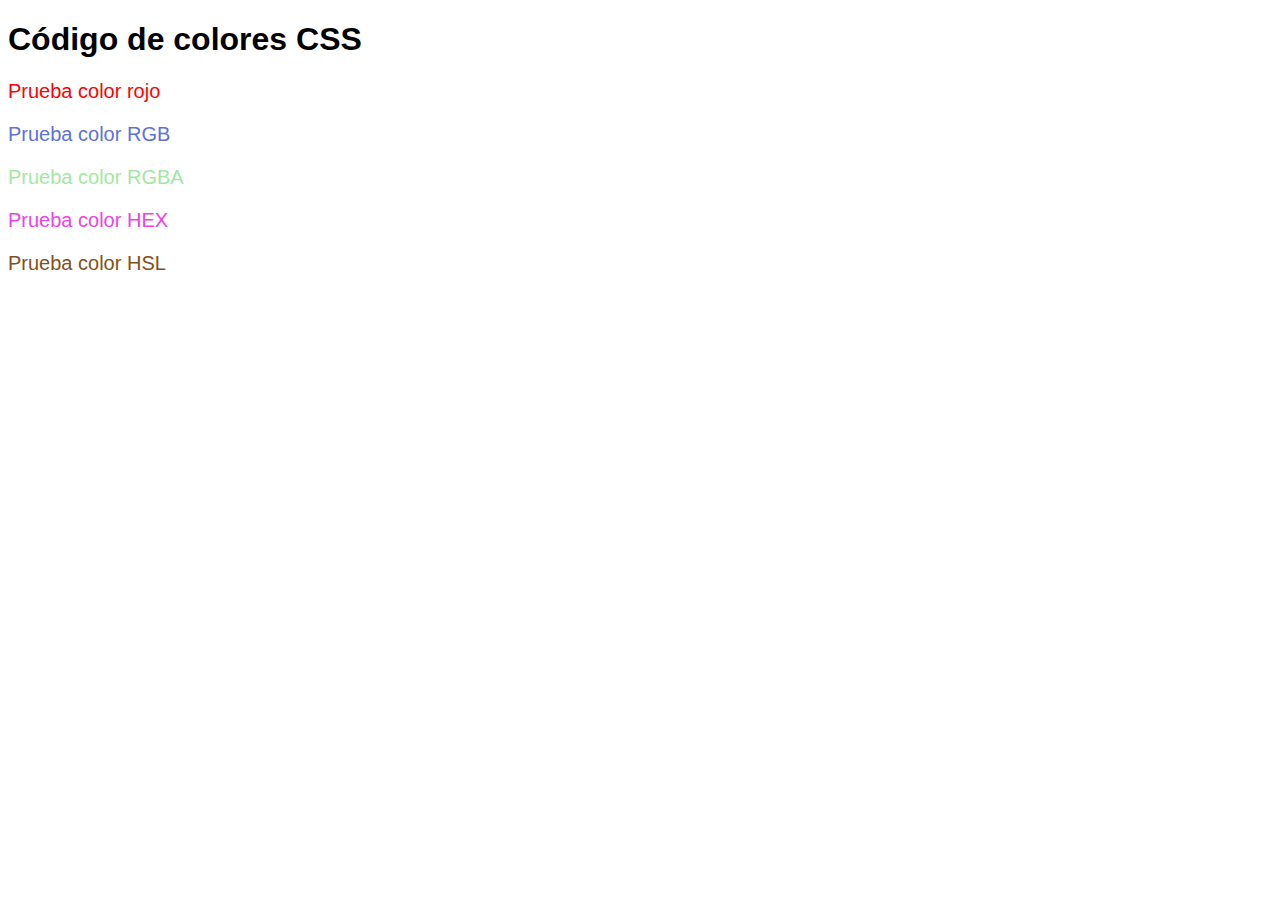
<file: 03 - CSS/programas/2.-colores.html>
<!DOCTYPE html>
<html lang="en">
<head>
    <meta charset="UTF-8">
    <meta http-equiv="X-UA-Compatible" content="IE=edge">
    <meta name="viewport" content="width=device-width, initial-scale=1.0">
    <title>Colores CSS</title>
    <link rel="stylesheet" href="./2.-colores.css">
</head>
<body>
    <h1>Código de colores CSS</h1>

    <p class="colorRojo">Prueba color rojo</p>
    <p class="colorRGB">Prueba color RGB</p>
    <p class="colorRGBA">Prueba color RGBA</p>
    <p class="colorHEX">Prueba color HEX</p>
    <p class="colorHSL">Prueba color HSL</p>

</body>
</html>
</file>
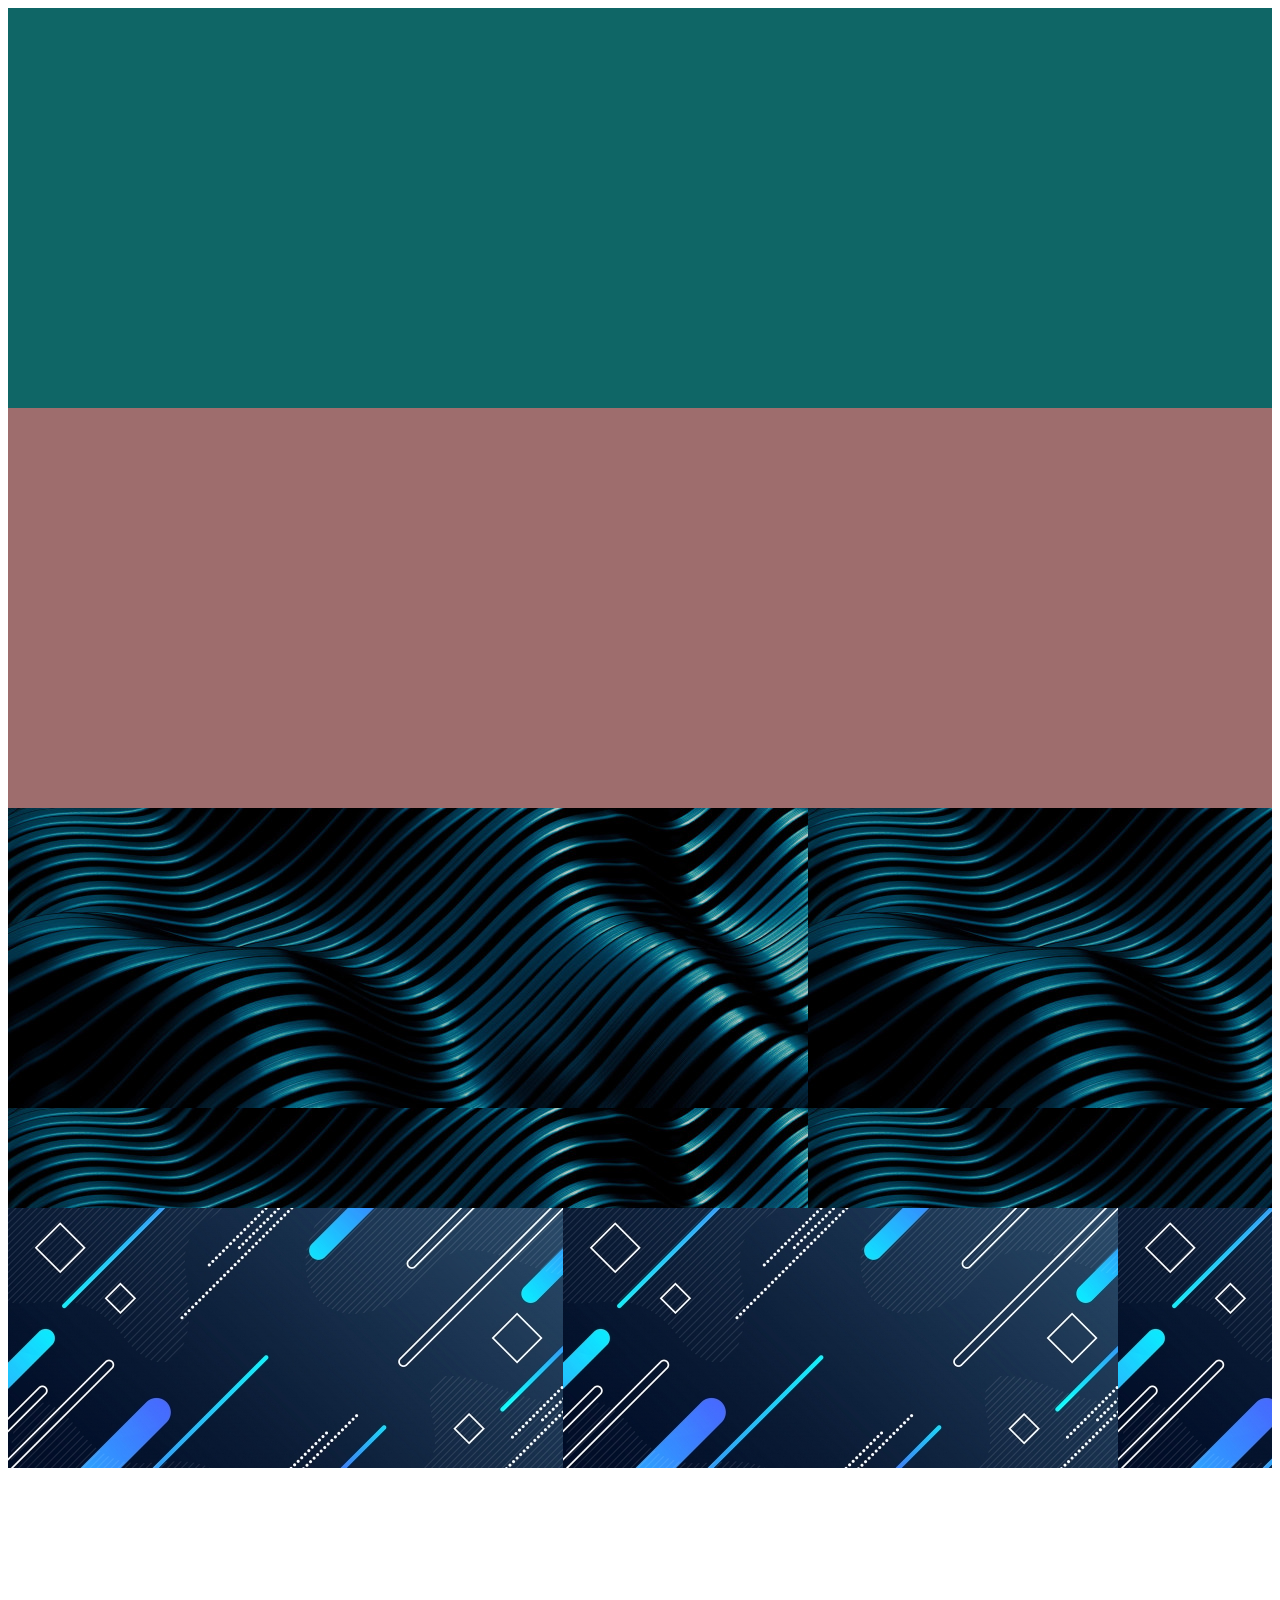
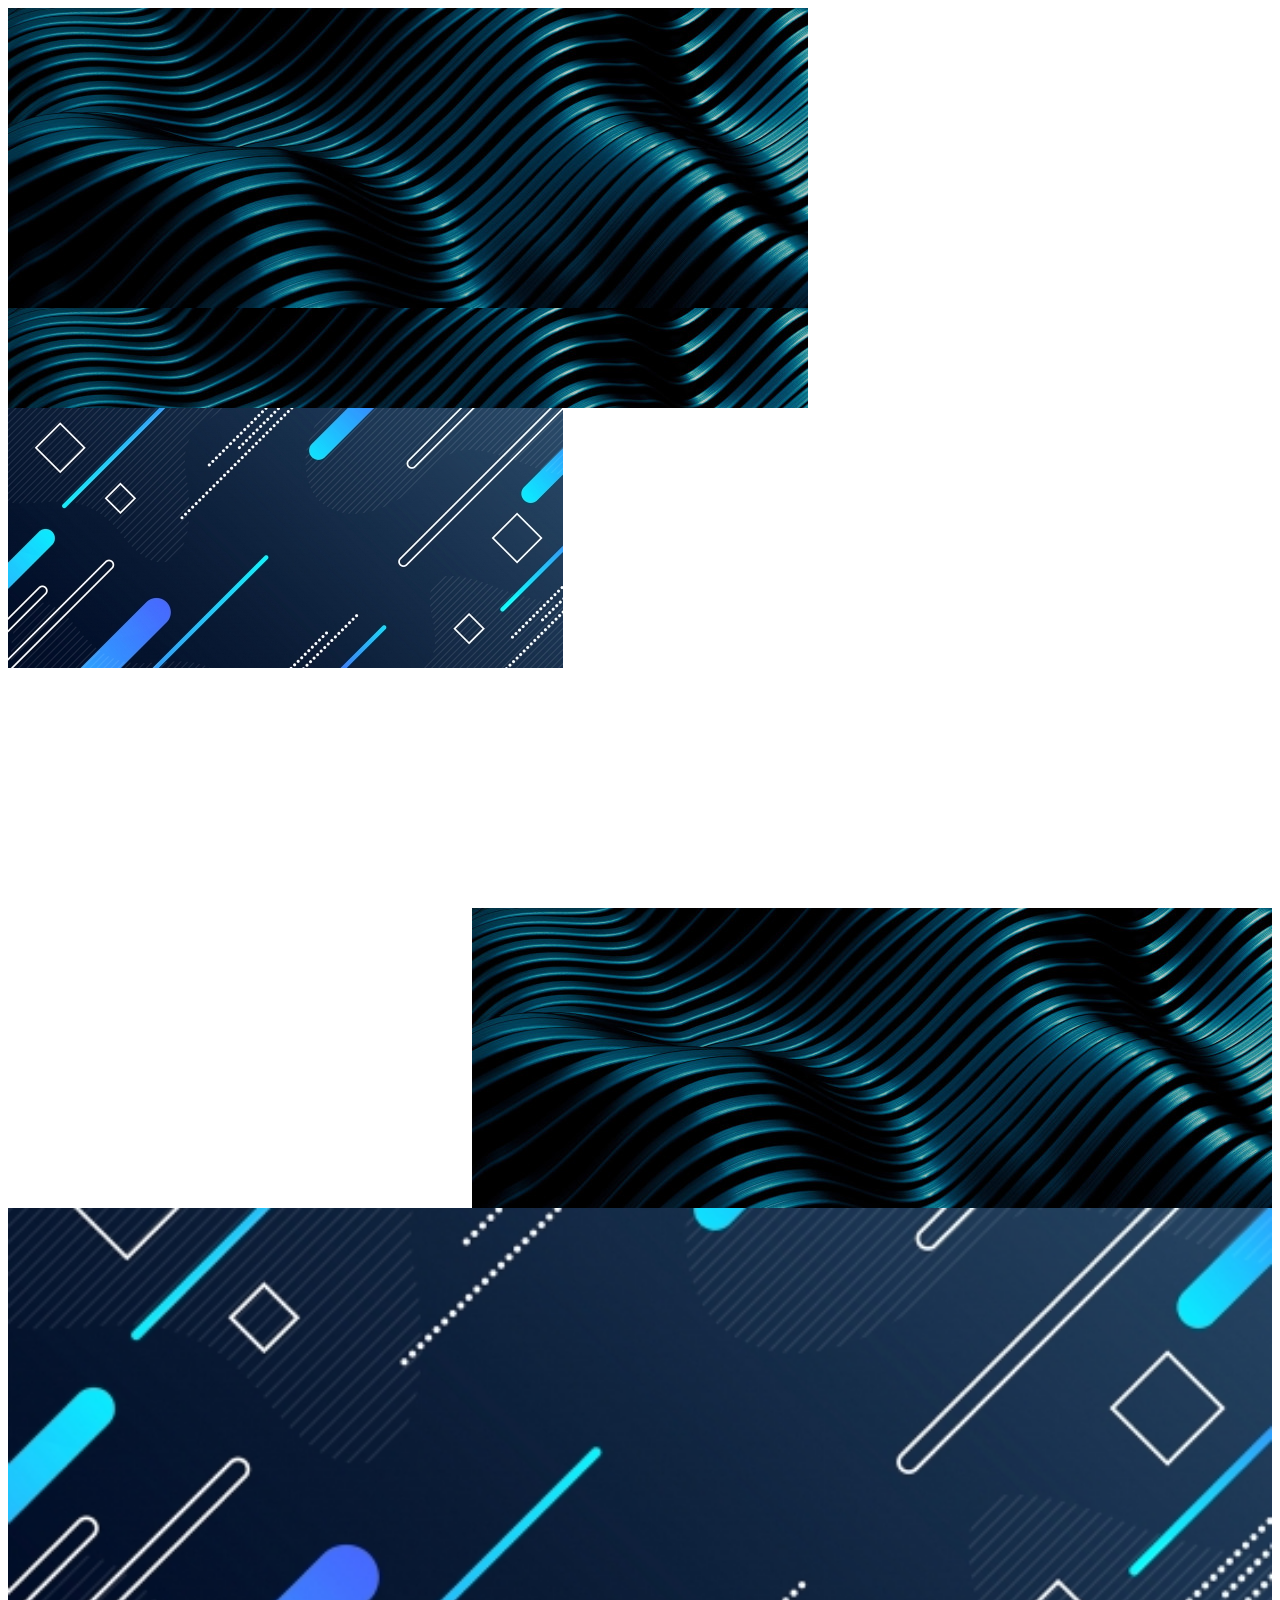
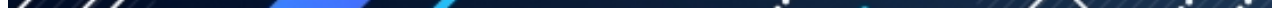
<file: 03 - CSS/programas/3.-fondos.html>
<!DOCTYPE html>
<html lang="en">
<head>
    <meta charset="UTF-8">
    <meta http-equiv="X-UA-Compatible" content="IE=edge">
    <meta name="viewport" content="width=device-width, initial-scale=1.0">
    <title>Fondos</title>
    <link rel="stylesheet" href="./3.-fondos.css">
</head>
<body>
    <section class="fondoColor"></section>
    
    <div class="fondoOpacidad"></div>

    <section class="fondoImagen"></section>

    <section class="fondoRepetidoX"></section>

    <section class="fondoRepetidoY"></section>

    <section class="fondoNoRepetido"></section>

    <section class="fondoPosicion"></section>

    <section class="fondoCompleto"></section>
</body>
</html>
</file>
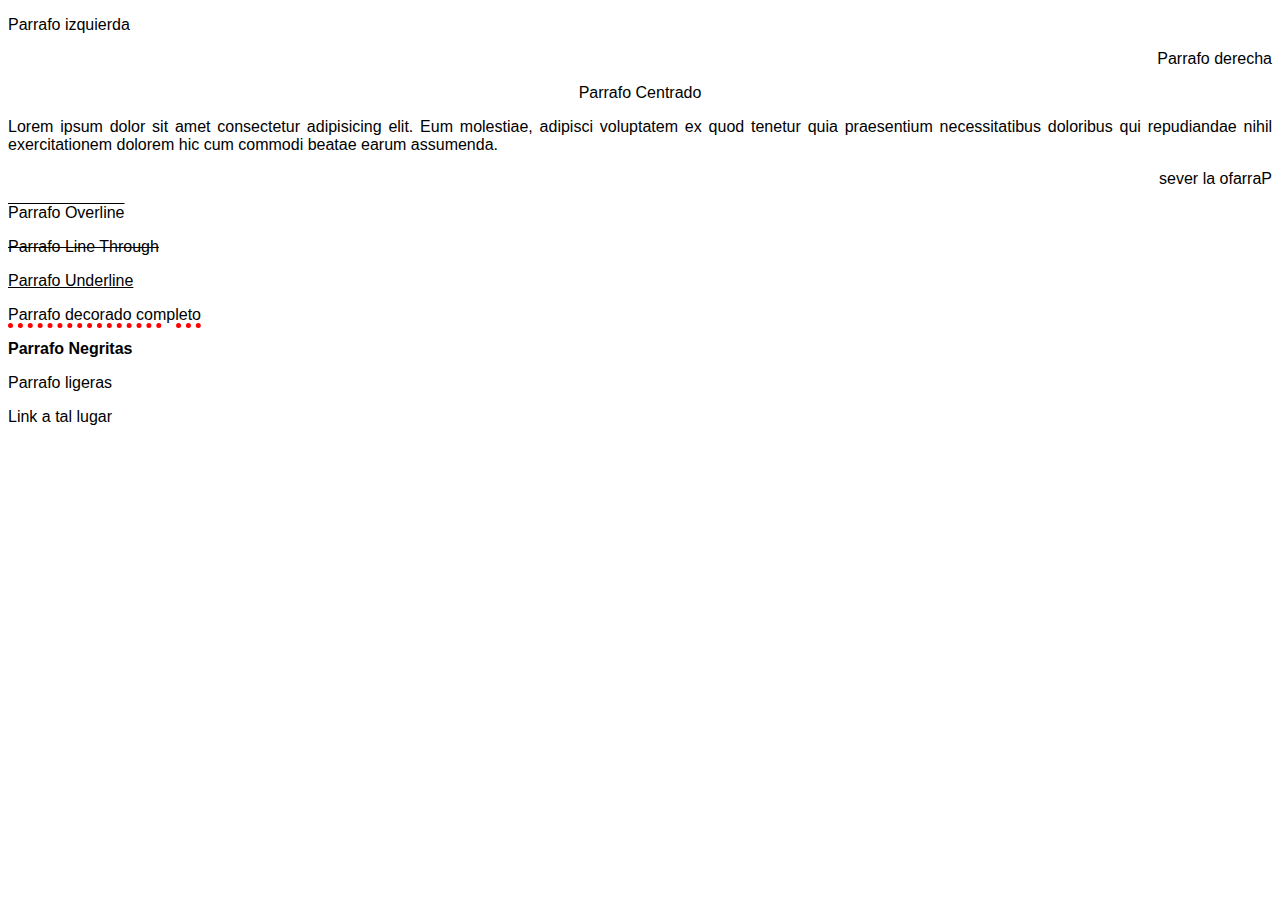
<file: 03 - CSS/programas/4.-textos.html>
<!DOCTYPE html>
<html lang="en">
<head>
    <meta charset="UTF-8">
    <meta http-equiv="X-UA-Compatible" content="IE=edge">
    <meta name="viewport" content="width=device-width, initial-scale=1.0">
    <title>Textos CSS</title>
    <link rel="stylesheet" href="./4.-textos.css">
</head>
<body>
    <p class="izquierda">Parrafo izquierda</p>
    <p class="derecha">Parrafo derecha</p>
    <p class="centrado">Parrafo Centrado</p>
    <p class="justificado">Lorem ipsum dolor sit amet consectetur adipisicing elit. Eum molestiae, adipisci voluptatem ex quod tenetur quia praesentium necessitatibus doloribus qui repudiandae nihil exercitationem dolorem hic cum commodi beatae earum assumenda.</p>
    <p class="alReves">Parrafo al reves</p>
    <p class="decoradoOverline">Parrafo Overline</p>
    <p class="decoradoLineThrough">Parrafo Line Through</p>
    <p class="decoradoUnderline">Parrafo Underline</p>
    <p class="decoradoCombinado">Parrafo decorado completo</p>
    <p class="negritas">Parrafo Negritas</p>
    <p class="ligeras"> Parrafo ligeras</p>

    <a href="#" class="link">Link a tal lugar</a>
</body>
</html>
</file>
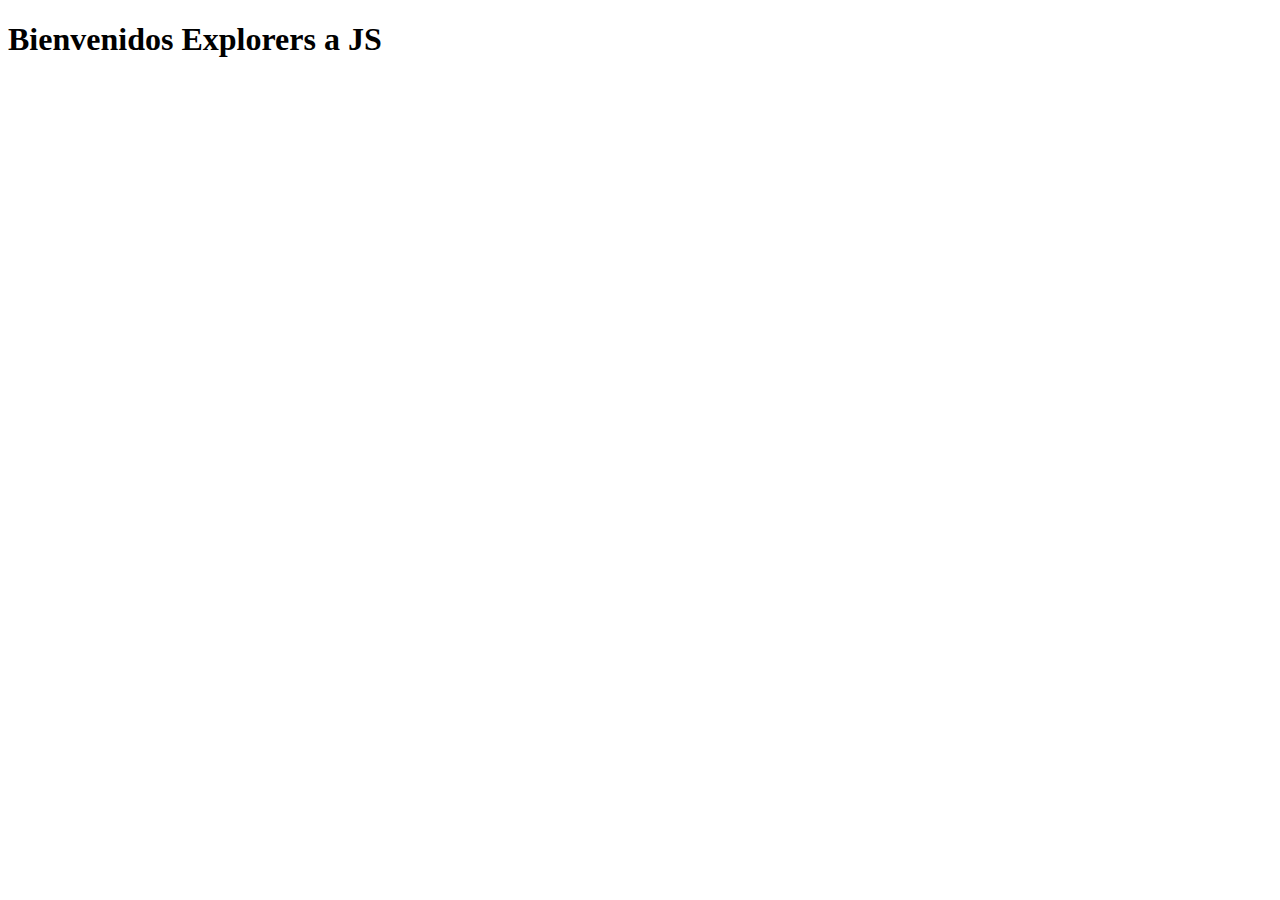
<file: 04 - JS/programas/1.-intro.html>
<!DOCTYPE html>
<html lang="en">
<head>
    <meta charset="UTF-8">
    <meta http-equiv="X-UA-Compatible" content="IE=edge">
    <meta name="viewport" content="width=device-width, initial-scale=1.0">
    <title>Intro JS</title>
    <script src="./1.-intro.js"></script>
</head>
<body>
    <h1>Bienvenidos Explorers a JS</h1>
</body>
</html>
</file>
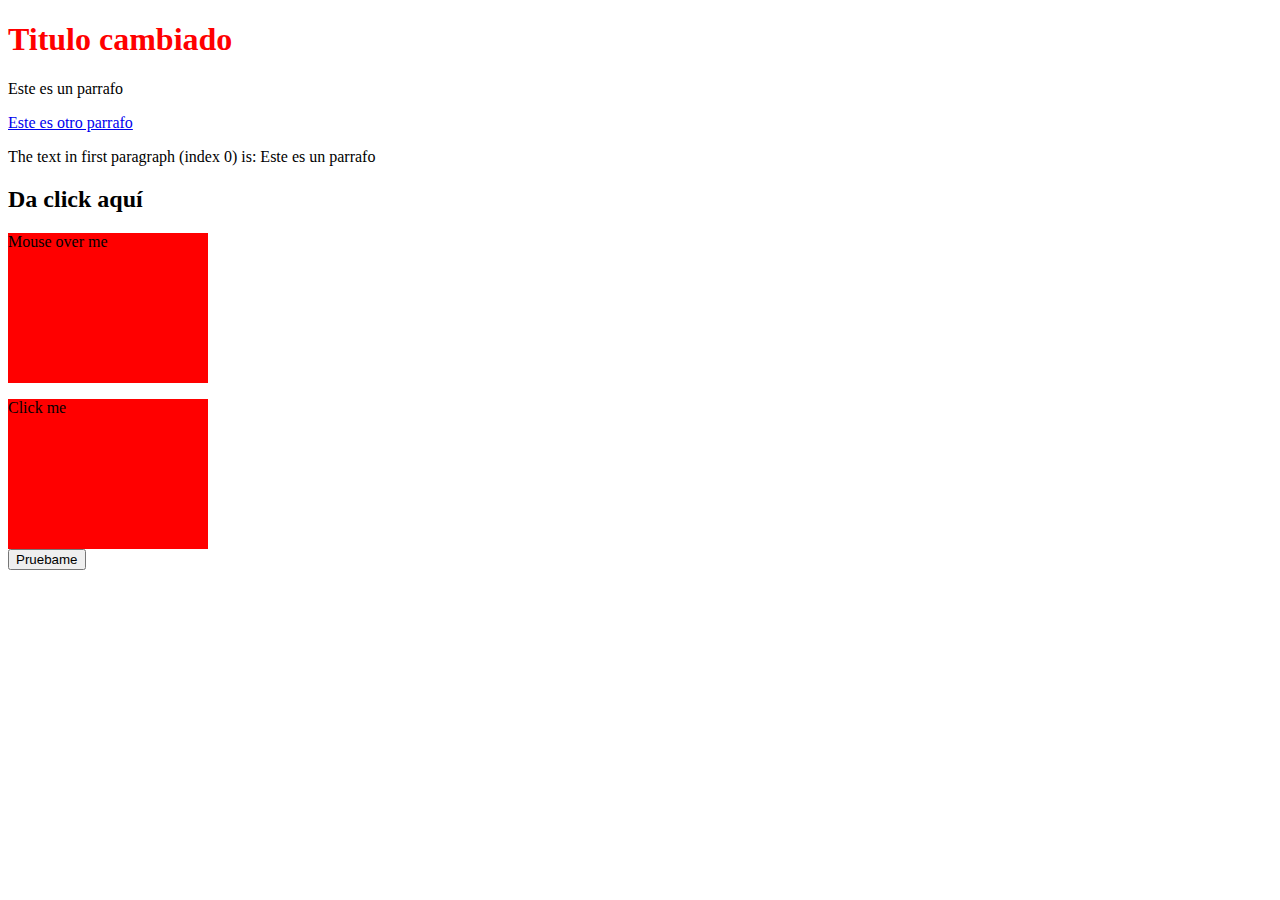
<file: 04 - JS/programas/3.-navegador.html>
<!DOCTYPE html>
<html lang="en">
<head>
    <meta charset="UTF-8">
    <meta http-equiv="X-UA-Compatible" content="IE=edge">
    <meta name="viewport" content="width=device-width, initial-scale=1.0">
    <title>JS en el navegador</title>
    <style>
        div{
            width: 200px;
            height: 150px;
            background-color: red;
        }
    </style>
</head>
<body>
    <h1 id="titulo">Así se usa JS en el navegador</h1>
    <p>Este es un parrafo</p>
    <a href="#" class="links">Este es otro parrafo</a>

    <p id="demo"></p>

    <h2 id="click" onclick="cambiarTexto(this)">Da click aquí</h2>

    <div onmouseover="mOver(this)" onmouseout="mOut(this)">
        <p>Mouse over me</p>
    </div>

    <div onmousedown="mDown(this)" onmouseup="mUp(this)">
        <p>Click me</p>
    </div>

    <button id="boton"> Pruebame </button>
</body>
<footer>
    <script src="./3.-navegador.js"></script>
</footer>
</html>
</file>
<file: 03 - CSS/vacunacion/style.css>
.navbar-light .navbar-brand{
    color: #3050ce;
    font-weight: 800;
    font-size: 30px;
}
.navbar-light .navbar-nav .nav-link {
    color: #6d7b93;
    font-weight: 600;
    font-size: 18px;
    padding-top: 12px;
    padding-right: 2rem;
}
.navbar-light .navbar-nav .active>.nav-link{
    color: #6d7b93;
}
.padding10{
    padding-left: 10%;
}
body{
    background-color: #fefeff;
}
.navbar{
    padding-top: 50px;
    padding-bottom: 50px;
    background-color: transparent!important;
}
.water-mark{
    background-color: #e6f4fc;
    position: absolute;
    right: 0px;
    height: 100%;
    width: 50%;
    z-index: -1;
}
.navbar-light .navbar-nav .button{
    color: #fff;
    background-color: #3050ce;
    border-radius: 5px;
    padding: 12px 23px;
}
.bannerBg{
    background-image: url("img/banner-bg.jpg");
    background-size: cover;
    background-position: 50%;
    height: 790px;
}
.banner h3{
    padding-top: 150px;
    font-size: 70px;
    color: #1f3e72;
    font-weight: 700;
    padding-right: 58px;
}
.banner p.description{
    padding-top:40px;
    font-size: 20px;
    color: #6d7b93;
    font-weight: 600;
    padding-right: 58px;
    padding-bottom: 50px;
}
.banner ul li{
    color: #1f3e72;
    font-size: 20px;
    font-weight: 600;
    float: left;
    padding-right: 30px;
    list-style: none;
}
.banner ul li span{
    color: #ffd012;
    padding-right: 20px;
    padding-top: 5px;
}
.banner{
    position: relative;
}
.schedule-form{
    position: absolute;
    width: 100%;
    bottom: 30px;
}
.schedule-form h6{
    color: #1f3e72;
    font-size: 20px;
}
.schedule-form .form{
    background-color: #fff;
    border-radius: 4px;
    margin-top: 4px;
    width: 70%;
    padding: 20px 15px;
    box-shadow: -1px 15px 38px -1px rgba(95,151,245,0.75);
    opacity: 0.8;
}
.form-icon{
    color: #2b4bc9;
    background-color: #e9f1fd;
    padding: 3px;
    border-radius: 4px;
    margin-right: 10px;
}
.schedule-form .form h7{
    font-size: 20px;
    color: #6d7b93;
    font-weight: 600;
}
.schedule-form input{
    padding-left: 43px;
    font-size: 18px;
    color: #1f3e72;
    font-weight: 700;
    border: none;
    margin-top: 5px;
    width: 80%;
}
.button{
    color: #fff;
    background-color: #3050ce;
    border-radius: 5px;
    padding: 12px 23px;
    border: none;
    font-size: 18px;
}
.vacunas img{
    width: 90%;
    margin-left: 5%;
}
.benefits{
    padding-top: 8px;
}
h3{
    font-size: 40px;
    color: #1f3e72;
    font-weight: 700;
}
 p{
    padding-top:20px;
    font-size: 20px;
    color: #6d7b93;
    font-weight: 600;
}
.benefit{
    width: 90%;
    margin-left: 5%;
    padding: 20px;
    margin-top: 36px;
    margin-bottom: 36px;
    min-height: 330px;
}
.icon{
    color: #2b4bc9;
    background-color: #e9f1fd;
    padding: 3px;
    border-radius: 4px;
    margin-right: 10px;
    font-size: 44px;
}
 .benefit h4{
    margin-top: 20px;
    font-size: 24px;
    color: #1f3e72;
    font-weight: 700;
}
.benefit p{
    font-size: 15px;
}
.preparations{
    padding-top: 80px;
}
.preparation-list{
    padding-top: 50px;
    width: 80%;
}
.preparation{
    padding: 14px;
    position: relative;
}
.preparation .icon{
    font-size: 20px;
}
.preparation h4{
    font-size: 18px;
    color: #1f3e72;
    font-weight: 700;
}
.collapse{
    float:right;
    cursor: pointer;
}
.preparation p{
    font-size: 15px;
}
.collapsed{
    display: none;
}
.preparations .bg{
    background-image: url("img/preparation-bg.png");
    background-size: cover;
    height: 680px;
}
.contact{
    margin-top: 80px;
}
.contacts{
    margin-top: 20px;
}
.contact-header{
    display: flex;
    margin-top: 60px;
}
.contacts h4{
    font-size: 24px;
    color: #1f3e72;
    font-weight: 700;
}
.contacts p{
    padding-top: 0px;
    font-size: 15px;
    margin-bottom: 0px;
}
.contacts .icon{
    font-size: 50px;
}
.button-light{
    color: #3351cb;
    background-color: #f1f5ff;
    border-radius: 5px;
    padding: 12px 23px;
    font-size: 20px;
    font-weight: 700;
    border: none;
    
}
.contacts .button-light{
    width: 100%;
    margin-top: 15px;
}
.contacts .button{
    width: 100%;
    margin-top: 15px;
    font-size: 20px;

}
.contacts-bg{
    background-image: url("img/contacts-bg.png");
    background-size: cover;
}
footer {
    margin-top: 80px;
    padding-top: 90px;
    padding-right: 40px;
    background-color: #EEF3FF;
    font-size: 16px;
    color: #6d7b93;
    font-weight: 600;
}

.footer-header {
    font-size: 30px;
    color: #3151CF;
    font-weight: 800;
}

.footer-col {
    width: 170px;
}

.footer-title {
    font-size: 26px;
    font-weight: 800;
    color: #1F3E72;

}
footer p{
    font-size: 16px;
    padding-top: 0px;
    cursor: pointer;
}
.pr50{
    padding-right: 50px;
}
</file>
<file: 02 - HTML/practicas/pasteleria/style.css>
.header{
    padding-top: 10px;
}
.header img{
    width: 80%;
}
.header h2{
    font-size: 40px;
    color: #6ee3a2;
    font-weight: 800;
    text-shadow: 1px 1px 2px #423f3f;
}
.menu{
    margin-top: 30px;
}
.menu li{
    list-style: none;
    float: left;
    margin-right: 24px;
    font-size: 19px;
    cursor: pointer;

}
.menu a{
    color: #000;
}
.pasteles{
    margin-top: 100px;
}
.pastel{
    width: 80%;
    margin-left: 10%;
}
.pastel img{
    width: 80%;
    margin-left: 10%;
}
.pastel h3{
    color: #6ee3a2;
    text-shadow: 1px 1px 2px #423f3f;
}
.pastel h6{
    color: #000;
    font-size: 18px;
    text-shadow: 1px 1px 2px #423f3f;
}
form{
    margin-top: 60px;
}
form input{
    width: 46%;
    float: left;
    margin-bottom: 15px;
    margin-right: 4%;
    height: 36px;
    padding: 5px;
}
form textarea{
    width: 46%;
    float: left;
    margin-bottom: 15px;
    margin-right: 4%;
    height: 60px;
    padding: 5px;
}
form select{
    width: 46%;
    float: left;
    margin-bottom: 15px;
    margin-right: 4%;
    height: 36px;
    padding: 5px;
}
form button{
    display: block;
    background-color: #6ee3a2;
    border: none;
    height: 40px;
    padding: 0px 24px;
    float: right;
    margin-right: 4%;
    margin-top: 20px;
}
footer{
    margin-top: 50px;
    background-color: #6ee3a2;
    padding: 40px;
}
table{
    margin-left: 25%;
    width: 50%;
    font-size: 16px;
    margin-top: 40px;
}
table td{
    border: solid 1px #666161;
    padding: 8px;
}
table th{
    border: solid 1px #666161;
    padding: 8px;
}
</file>
<file: 04 - JS/practica/pokedex/style.css>
.pokedex{
    width: 90%;
    margin-left: 5%;
    background-color: #c00d0d;
    height: 800px;
    margin-top: 20px;
    border-radius: 20px;
    border: solid #000 2px;
    position: relative;
}
.button-big{
    background-color: #68d4eb;
    border: solid 3px #fff;
    width: 60px;
    height: 60px;
    border-radius: 50%;
    position: absolute;
    top: 15px;
    left: 18px;
}
.button-group{
    position: absolute;
    top:30px;
    left: 100px;
}
.btn{
    width: 20px;
    height: 30px;
    border-radius: 50%;
    border: solid #000 2px;
}
.btn:nth-of-type(1){
    background-color: #e44e4e;
}
.btn:nth-of-type(2){
    background-color: #fefe45;
}
.btn:nth-of-type(3){
    background-color: #62b729;
}
.pokedex-divider{
    width: 6%;
    margin-left: 48%;
    height: 100%;
    border: solid #000 2px;
    border-radius: 20px;
    position: absolute;
    top:0;
}
.pantalla{
    background-color: #fff;
    margin-top: 150px;
    border-radius: 20px;
    border: solid #b0b0b0 20px;
    width: 80%;
    margin-left: 10%;
    height: 340px;
    display: flex;
    flex-direction: column;
    justify-content: space-evenly;
    padding: 20px;
    position: relative;
}
.pantalla h4{
    position:absolute;
    bottom:20px;
}
.bottom-buttons{
    padding: 50px;
    width: 100%;
    position: relative;
}
.bottom-buttons button{
    width: 80px;
    height: 80px;
    border: solid 2px #000;
    border-radius: 50%;
    background-color: #564d4d;
}
.bottom-buttons input{
    margin-left: 37px;
    height: 126px;
    background-color: #1d8508;
    font-size: 20px;
}
.bottom-buttons span{
    font-size: 163px;
    position: absolute;
    font-weight: 800;
    margin-top: -32px;
}
.pantalla img{
    width: 80%;
    margin-left: 10%;
}
.pantalla-caracteristicas{
    background-color: rgb(44, 42, 42);
    margin-top: 150px;
    border-radius: 20px;
    border: solid #b0b0b0 5px;
    width: 80%;
    margin-left: 10%;
    height: 200px;
    padding: 20px;
}
.pantalla-caracteristicas p{
    font-size: 20px;
    color: #fefe45;
}
#pokeType span{
    margin-left: 10px;
    background-color: #000;
    color: #fff;
    padding: 4px

}
.stats {
    display: -webkit-flex;
    -webkit-flex-direction: column-reverse;
    display: flex;
    flex-direction: row;
    color:#fefe45;
    justify-content: space-evenly;
}
.stats div{
    display: flex;
    flex-direction: column;
    align-items: center;
}
.stat-bars{
    position: relative;
}
.stat-bars span{
    background: #2a2a2a;
    display: block;
    width: 20px;
    height: 2px;
    border-radius: 20px;
    margin-top: 3px;
    z-index: 3;
}
.stats-bg{
    width: 20px;
    height: 22px;
    position: absolute;
    background-color: #fff;
}
.stats-rate{
    width: 20px;
    height: 0px;
    position: absolute;
    background-color: rgb(20, 151, 238);
    z-index: 1;
    bottom: 0;
}
#pokeMoves{
    width: 80%;
    margin-left: 10%;
    display: flex;
    margin-top: 57px;
    flex-direction: column;
    overflow-x: scroll;
    justify-content: space-between;
    border-radius: 10px;
    height: 217px;
    flex-wrap: wrap;
}
#pokeMoves span{
    background-color: #199eb9;
    padding: 12px;
    width: 100px;
    height: 100px;
    border: solid 1px #ccc;
}
</file>
<file: 03 - CSS/programas/2.-colores.css>
*{
    font-family: Arial, Helvetica, sans-serif;
}

p{
    font-size: 20px;
}

.colorRojo{
    color: red;
}

.colorRGB{
    color: rgb(93, 113, 218);
}

.colorRGBA{
    color: rgba(93, 217, 94, 0.6);
}

.colorHEX{
    color: #EE43E3;
}

.colorHSL{
    color: hsl(30, 68%, 31%);
}
</file>
<file: 03 - CSS/programas/3.-fondos.css>
*{
    font-family: Arial, Helvetica, sans-serif;
}

section{
    height: 400px;
}

div{
    height: 400px;
}

.fondoColor{
    background-color: #0f6666;
}

.fondoOpacidad{
    background-color: #5d0c0c;
    opacity: 0.6;
}

.fondoImagen{
    background-image: url("../images/fondo1.jpg");
}

.fondoRepetidoX{
    background-image: url("../images/fondo2.jpg");
    background-repeat: repeat-x;
}

.fondoRepetidoY{
    background-image: url("../images/fondo1.jpg");
    background-repeat: repeat-y;
}

.fondoNoRepetido{
    background-image: url("../images/fondo2.jpg");
    background-repeat: no-repeat;
}

.fondoPosicion{
    background-image: url("../images/fondo1.jpg");
    background-repeat: no-repeat;
    background-position: bottom right;
}

.fondoCompleto{
    background-image: url("../images/fondo2.jpg");
    background-repeat: no-repeat;
    background-position: center;
    background-size: cover;
}
</file>
<file: 03 - CSS/programas/4.-textos.css>
*{
    font-family: Arial, Helvetica, sans-serif;
}

.izquierda{
    text-align: left;
}

.derecha{
    text-align: right;
}

.centrado{
    text-align: center;
}

.justificado{
    text-align: justify;
}

.alReves{
    direction: rtl;
    unicode-bidi: bidi-override;
}

.decoradoOverline{
    text-decoration-line: overline;
}

.decoradoLineThrough{
    text-decoration-line: line-through;
}

.decoradoUnderline{
    text-decoration-line: underline;
}

.decoradoCombinado{
    text-decoration-line: underline;
    text-decoration-color: red;
    text-decoration-style: dotted;
    text-decoration-thickness: 5px;
}

.negritas{
    font-weight: 700;
}

.ligeras{
    font-weight: 100;
}

.link{
    text-decoration: none;
    color: black;
    
}
</file>
